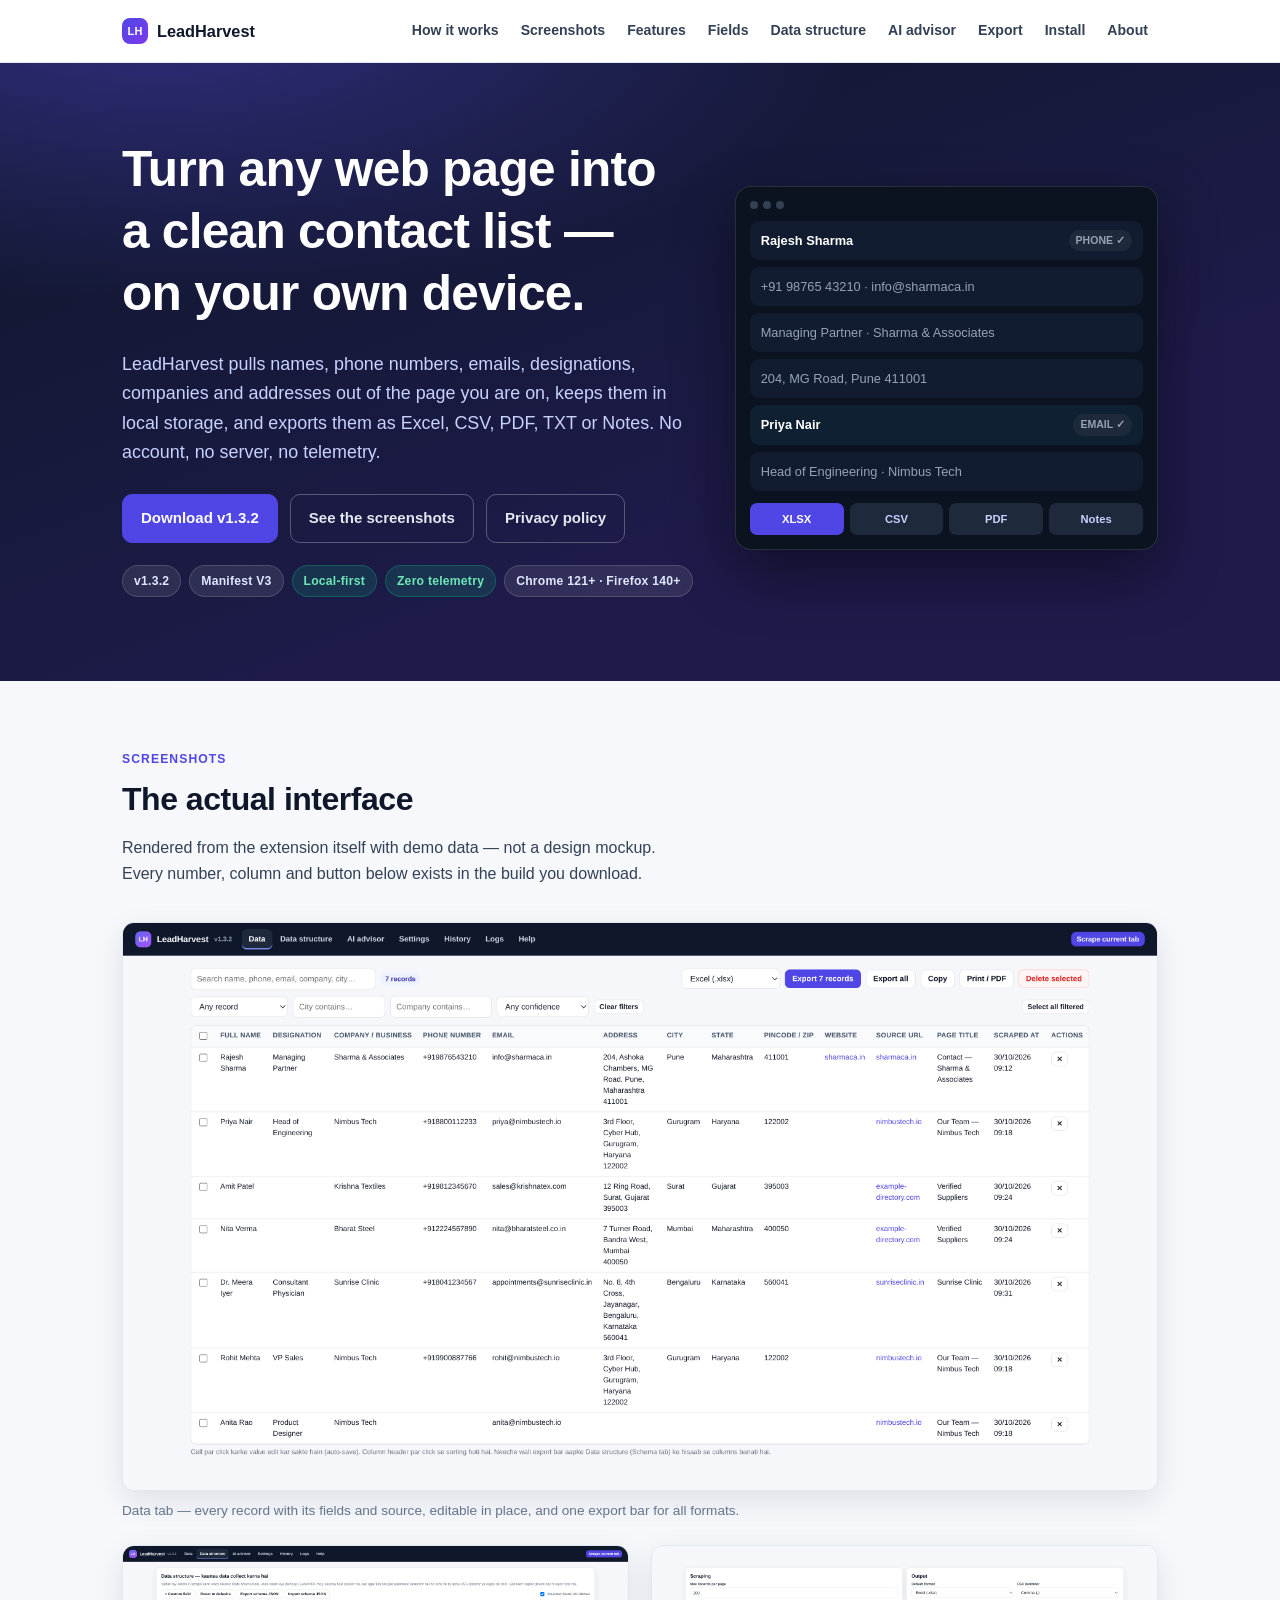
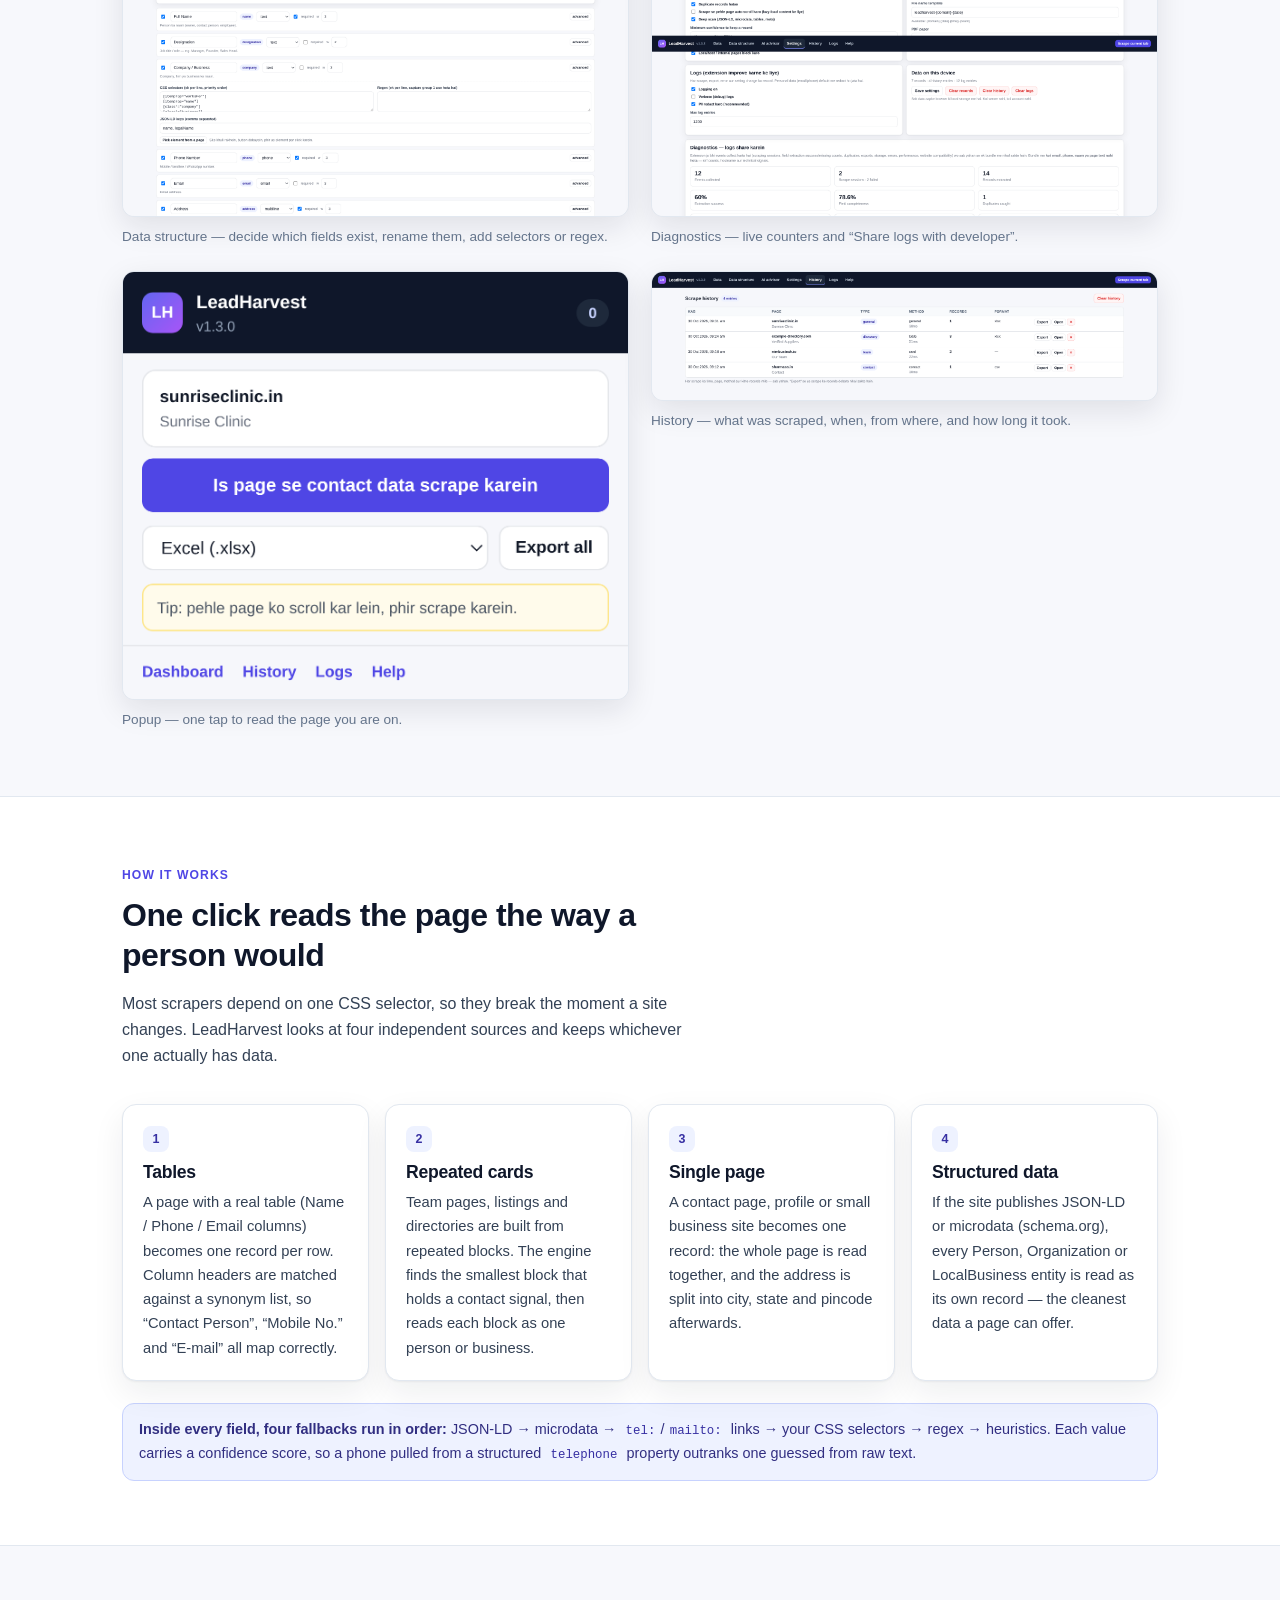
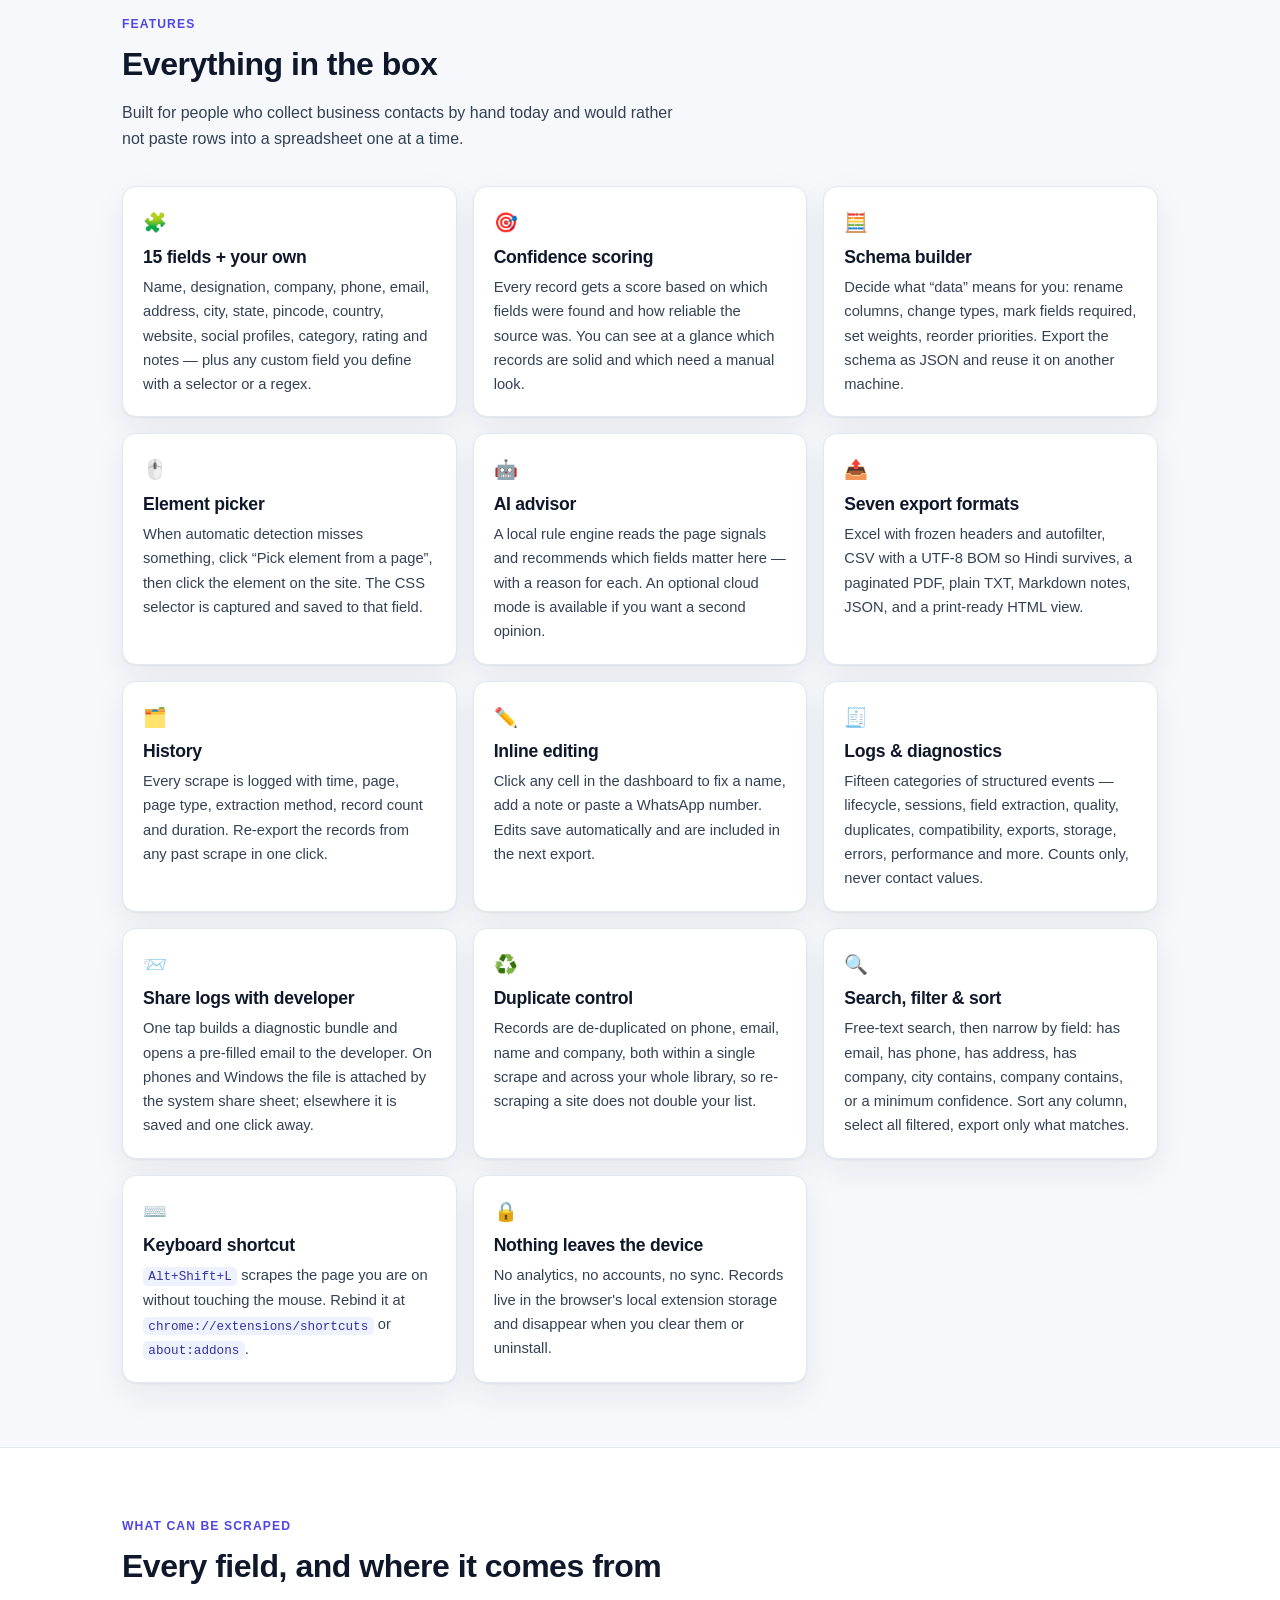
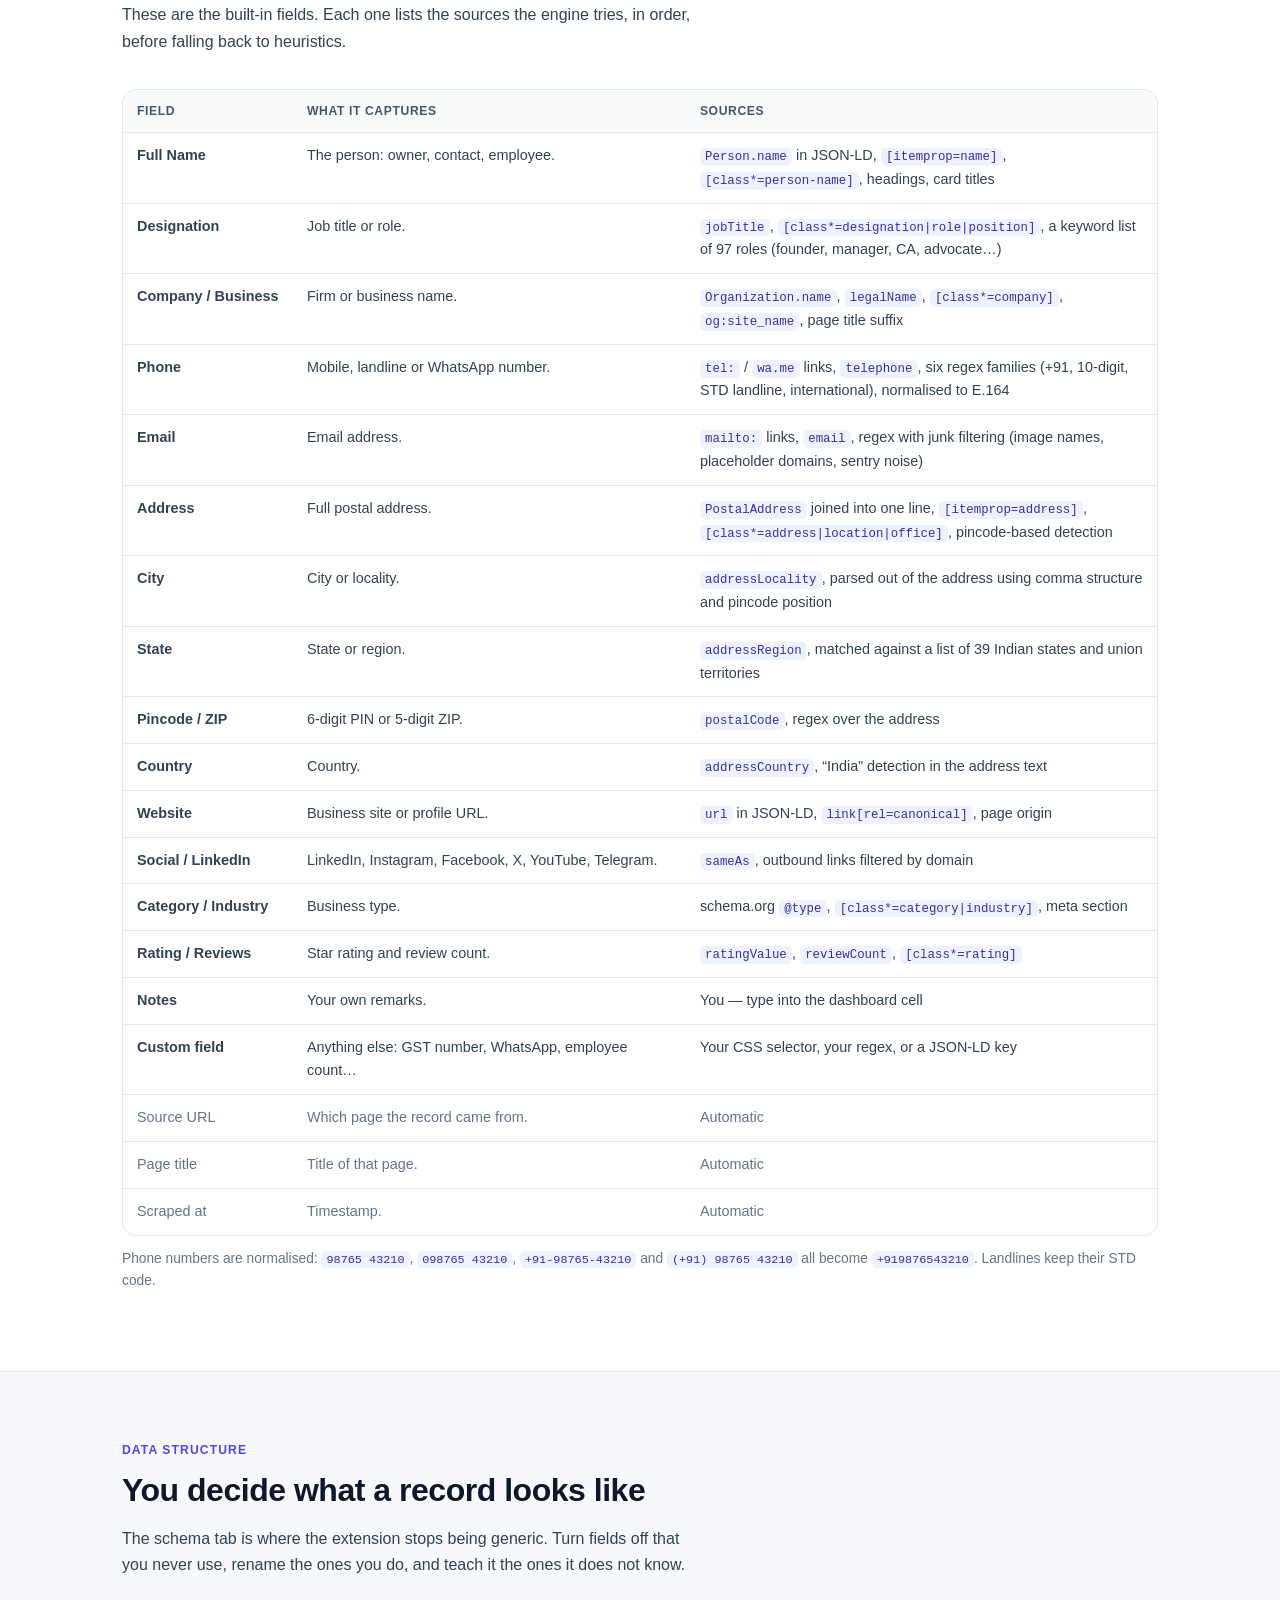
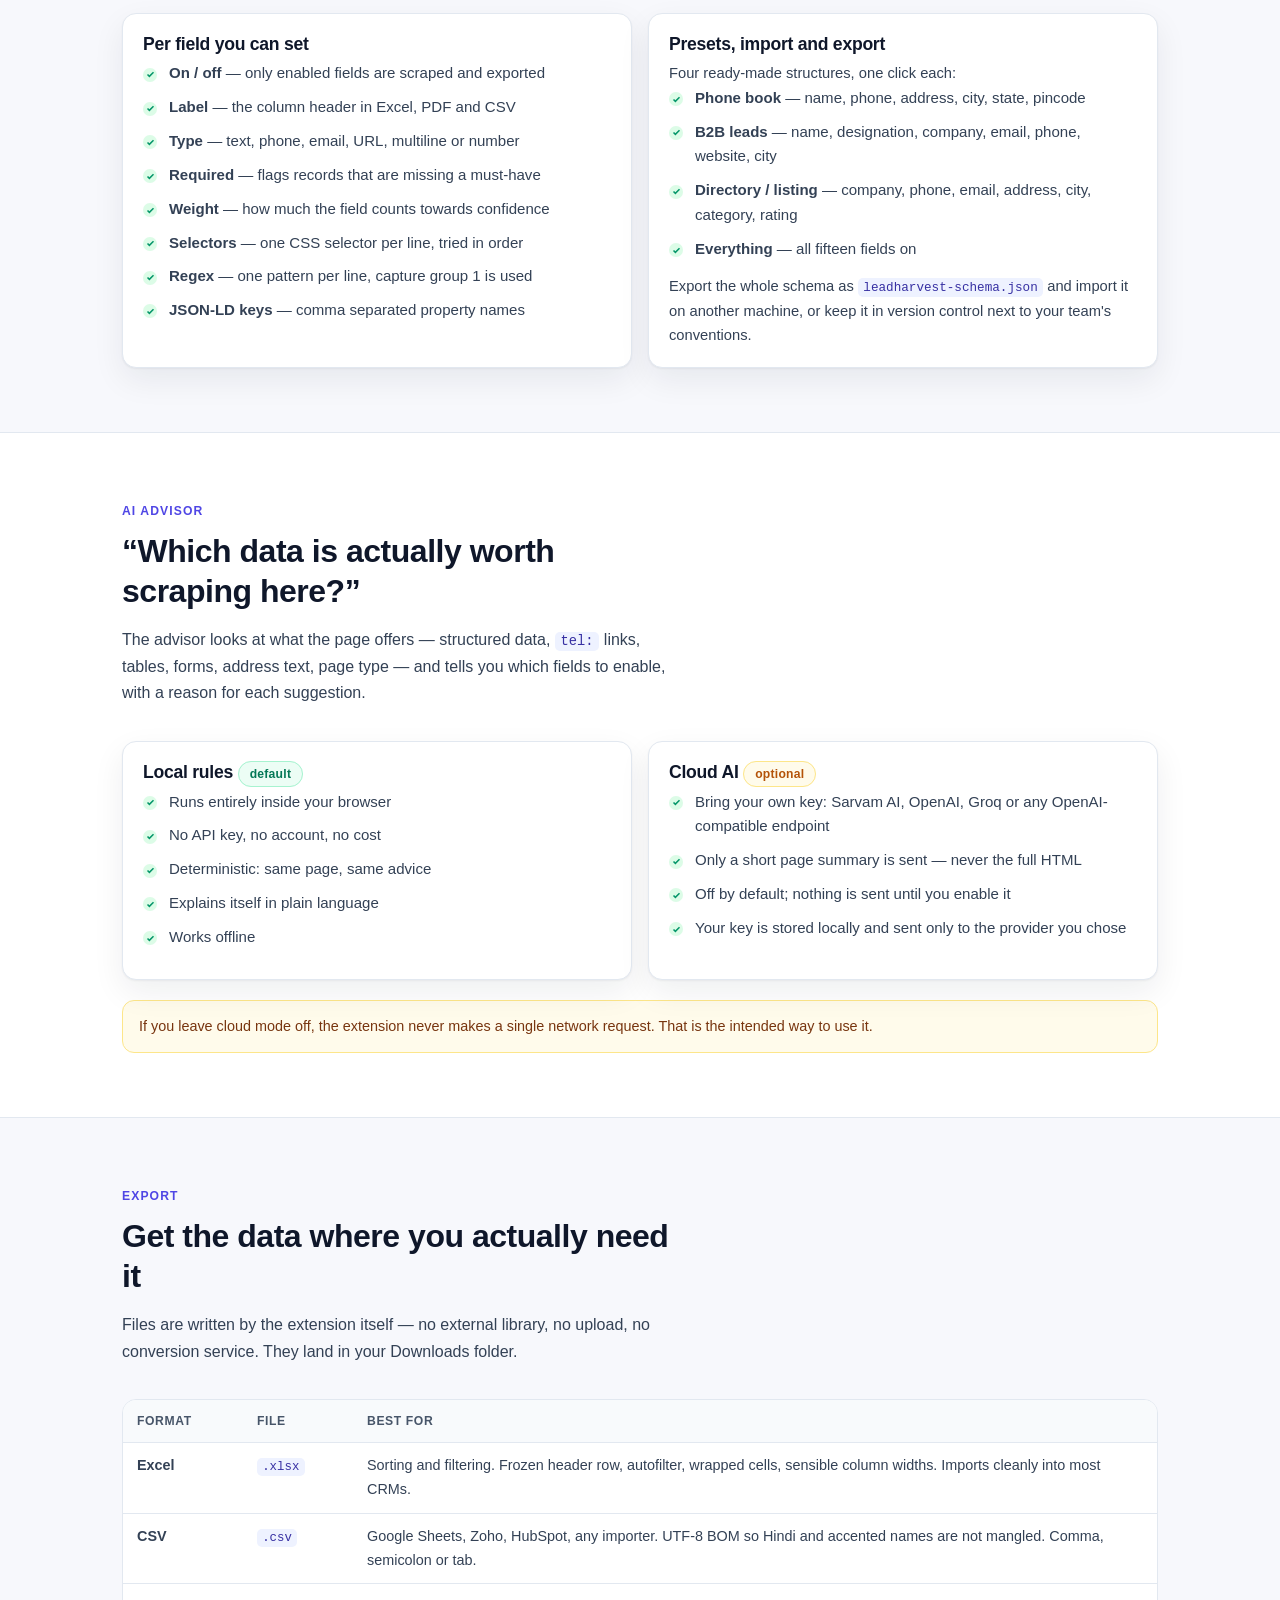
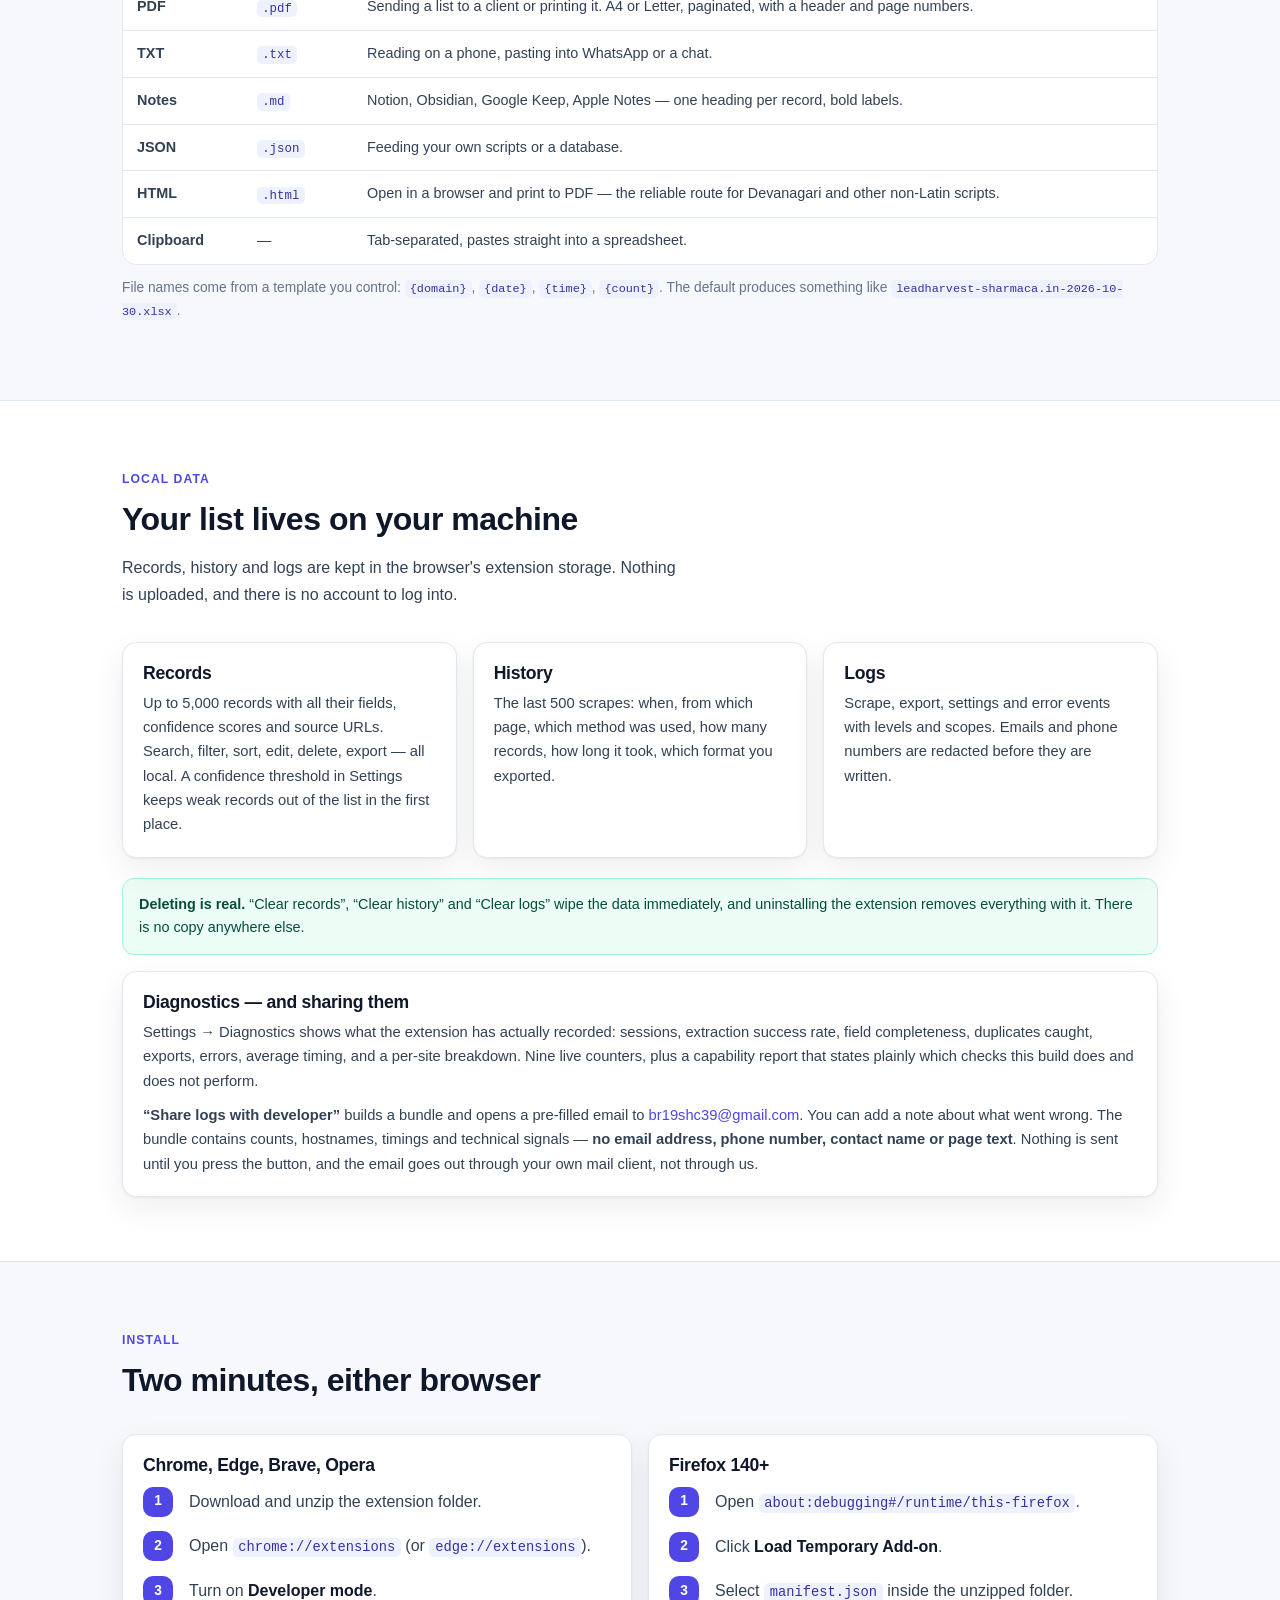
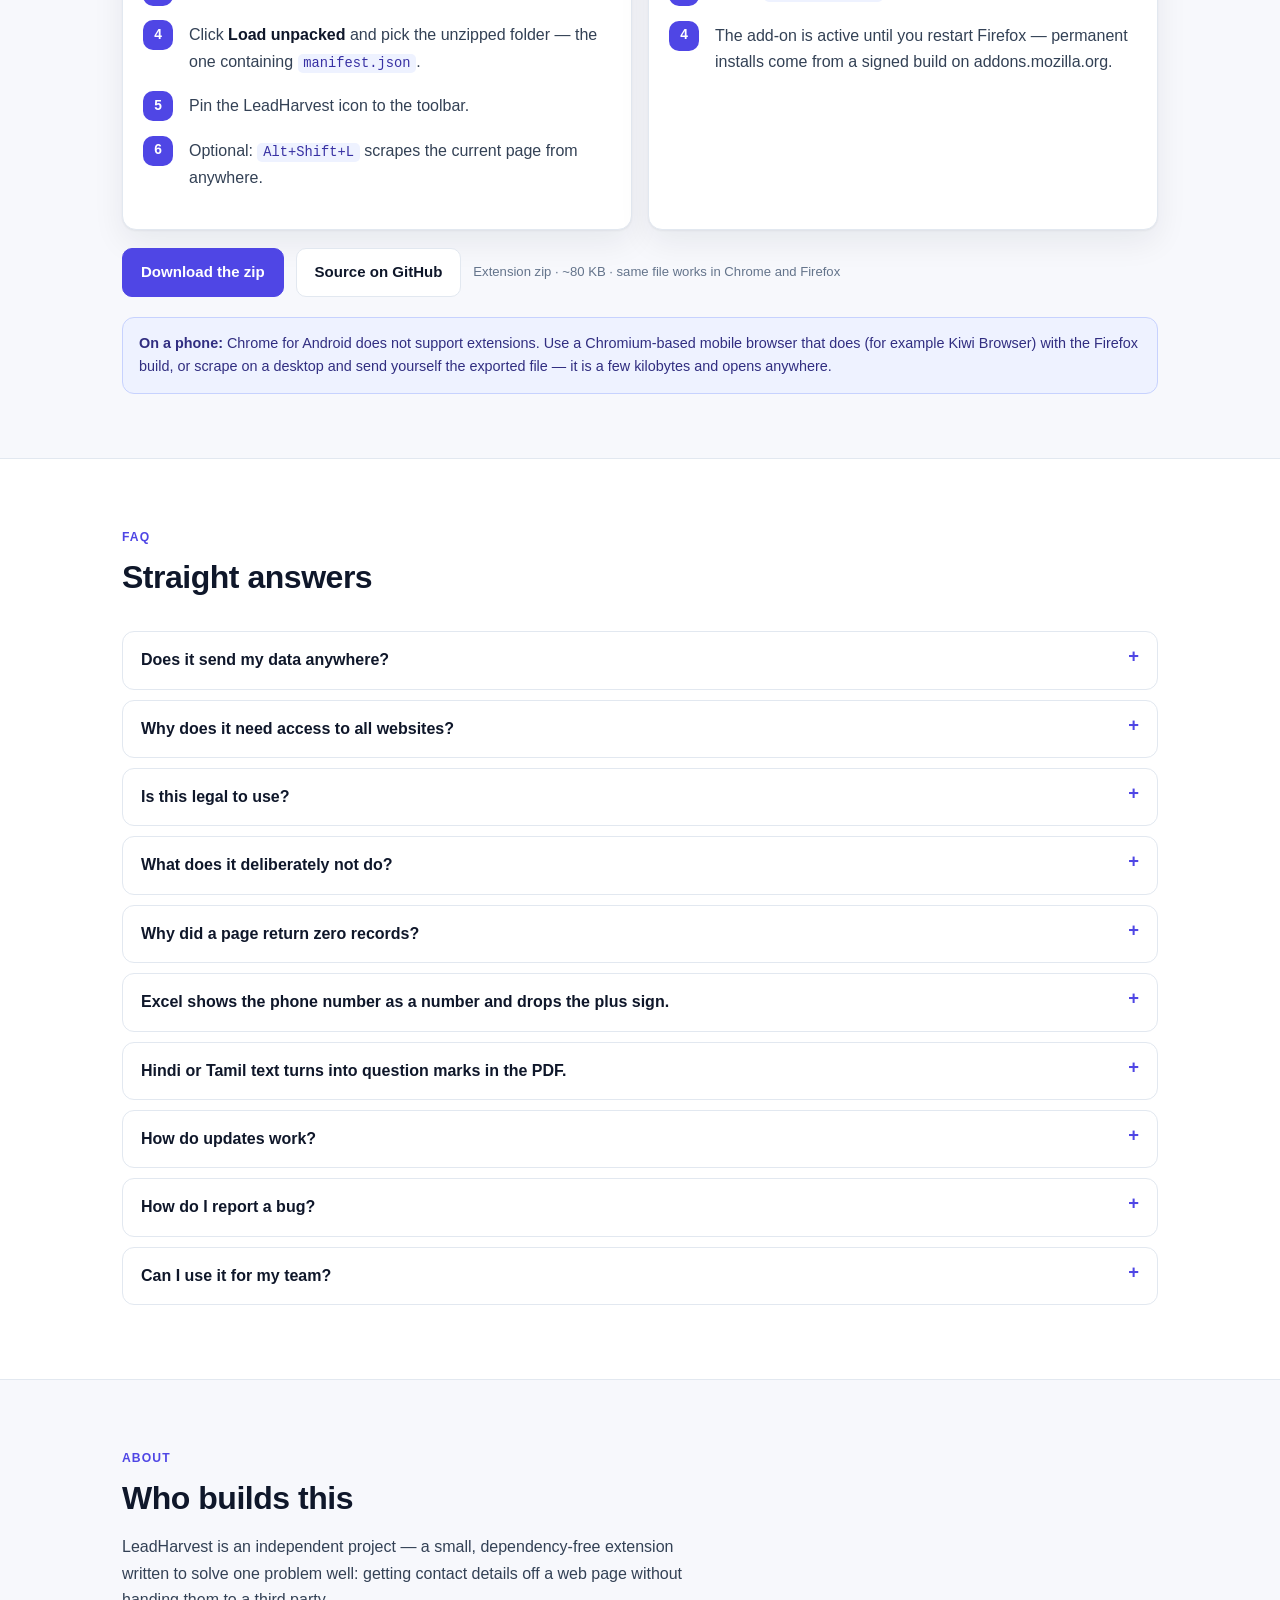
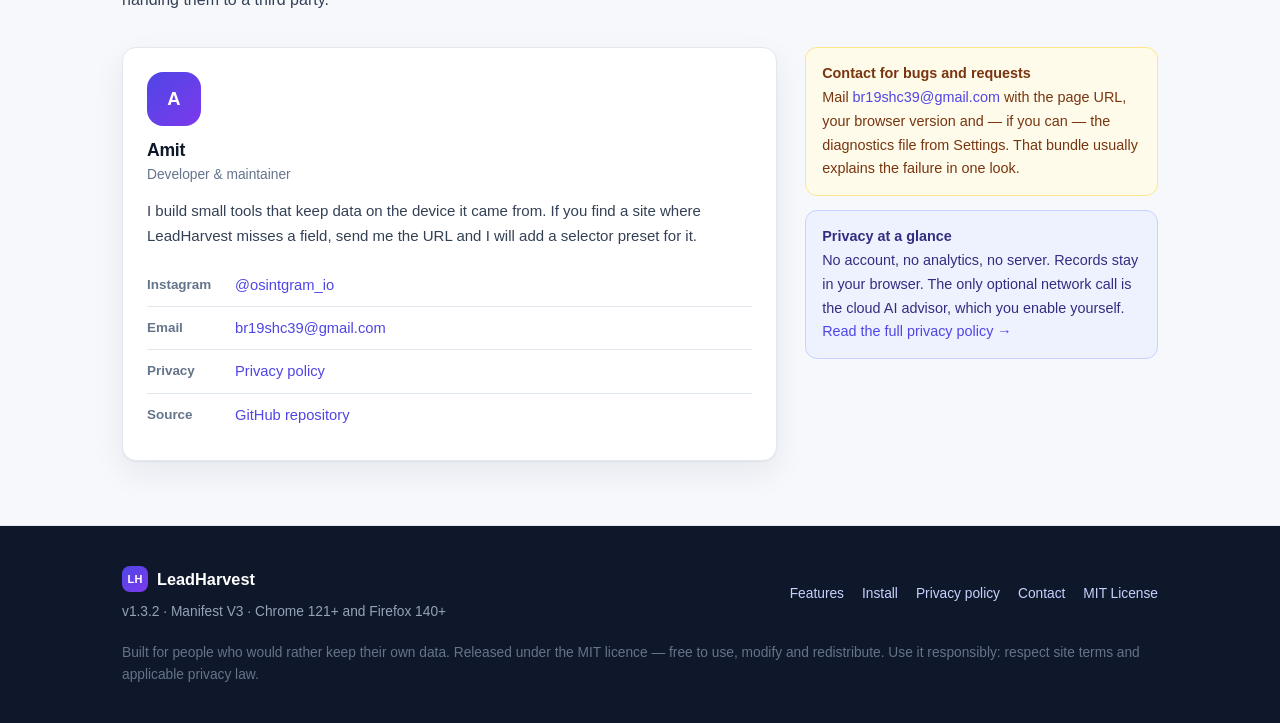
<file: docs/index.html>
<!doctype html>
<html lang="en">
<head>
<meta charset="utf-8">
<meta name="viewport" content="width=device-width,initial-scale=1">
<title>LeadHarvest — Website Data Collector for Chrome &amp; Firefox</title>
<meta name="description" content="LeadHarvest is a browser extension that extracts contact details (name, phone, email, designation, company, address) from any web page, stores them locally on your device, and exports them to Excel, CSV, PDF, TXT, JSON or Notes.">
<meta name="theme-color" content="#4f46e5">
<meta property="og:title" content="LeadHarvest — Website Data Collector">
<meta property="og:description" content="Scrape contact details from any page, structure them your way, export to Excel / PDF / CSV / Notes. Local-first, no account, no telemetry.">
<meta property="og:type" content="website">
<link rel="icon" href="data:image/svg+xml,%3Csvg xmlns='http://www.w3.org/2000/svg' viewBox='0 0 64 64'%3E%3Crect width='64' height='64' rx='15' fill='%234f46e5'/%3E%3Cpath d='M14 17h36L37 34v13l-10 6V34z' fill='white'/%3E%3C/svg%3E">
<link rel="stylesheet" href="assets/style.css">
</head>
<body>

<header class="nav">
  <div class="wrap">
    <a class="brand" href="#top"><span class="mark">LH</span> LeadHarvest</a>
    <nav>
      <a href="#how">How it works</a>
      <a href="#screens">Screenshots</a>
      <a href="#features">Features</a>
      <a href="#fields">Fields</a>
      <a href="#schema">Data structure</a>
      <a href="#ai">AI advisor</a>
      <a href="#export">Export</a>
      <a href="#install">Install</a>
      <a href="#about">About</a>
    </nav>
  </div>
</header>

<main id="top">

<!-- ============================ HERO ============================ -->
<section class="hero">
  <div class="wrap hero-grid">
    <div>
      <h1>Turn any web page into a clean contact list — on your own device.</h1>
      <p class="lead">LeadHarvest pulls names, phone numbers, emails, designations, companies and addresses out of the page you are on, keeps them in local storage, and exports them as Excel, CSV, PDF, TXT or Notes. No account, no server, no telemetry.</p>
      <div class="actions">
        <a class="btn primary" href="https://github.com/merry8989-uk/leadharvest/releases/latest" target="_blank" rel="noopener">Download v1.3.2</a>
        <a class="btn ghost" href="#screens">See the screenshots</a>
        <a class="btn ghost" href="privacy.html">Privacy policy</a>
      </div>
      <div class="meta">
        <span class="pill">v1.3.2</span>
        <span class="pill">Manifest V3</span>
        <span class="pill ok">Local-first</span>
        <span class="pill ok">Zero telemetry</span>
        <span class="pill">Chrome 121+ · Firefox 140+</span>
      </div>
    </div>

    <div class="demo" aria-hidden="true">
      <div class="bar"><span class="dot"></span><span class="dot"></span><span class="dot"></span></div>
      <div class="row"><b>Rajesh Sharma</b><span class="tag">PHONE ✓</span></div>
      <div class="row"><span>+91 98765 43210 · info@sharmaca.in</span></div>
      <div class="row"><span>Managing Partner · Sharma &amp; Associates</span></div>
      <div class="row"><span>204, MG Road, Pune 411001</span></div>
      <div class="row" style="background:#0f2033"><b>Priya Nair</b><span class="tag">EMAIL ✓</span></div>
      <div class="row"><span>Head of Engineering · Nimbus Tech</span></div>
      <div class="foot"><span class="on">XLSX</span><span>CSV</span><span>PDF</span><span>Notes</span></div>
    </div>
  </div>
</section>

<!-- ============================ SCREENSHOTS ============================ -->
<section class="block" id="screens">
  <div class="wrap">
    <div class="section-head">
      <span class="eyebrow">Screenshots</span>
      <h2>The actual interface</h2>
      <p>Rendered from the extension itself with demo data — not a design mockup. Every number, column and button below exists in the build you download.</p>
    </div>
    <div class="shots">
      <figure class="shot wide">
        <img src="assets/shot-dashboard-data.png" alt="LeadHarvest dashboard, Data tab, showing a table of scraped contacts" loading="lazy" width="1360" height="880">
        <figcaption>Data tab — every record with its fields and source, editable in place, and one export bar for all formats.</figcaption>
      </figure>
      <figure class="shot">
        <img src="assets/shot-dashboard-schema.png" alt="Data structure tab with field rows, selectors and regex" loading="lazy" width="1360" height="880">
        <figcaption>Data structure — decide which fields exist, rename them, add selectors or regex.</figcaption>
      </figure>
      <figure class="shot">
        <img src="assets/shot-dashboard-diagnostics.png" alt="Diagnostics panel with live counters and a share logs button" loading="lazy" width="1360" height="880">
        <figcaption>Diagnostics — live counters and “Share logs with developer”.</figcaption>
      </figure>
      <figure class="shot">
        <img src="assets/shot-popup.png" alt="Toolbar popup with a scrape button" loading="lazy" width="372" height="300">
        <figcaption>Popup — one tap to read the page you are on.</figcaption>
      </figure>
      <figure class="shot">
        <img src="assets/shot-dashboard-history.png" alt="History tab listing past scrapes" loading="lazy" width="1360" height="880">
        <figcaption>History — what was scraped, when, from where, and how long it took.</figcaption>
      </figure>
    </div>
  </div>
</section>

<!-- ============================ HOW IT WORKS ============================ -->
<section class="block" id="how">
  <div class="wrap">
    <div class="section-head">
      <span class="eyebrow">How it works</span>
      <h2>One click reads the page the way a person would</h2>
      <p>Most scrapers depend on one CSS selector, so they break the moment a site changes. LeadHarvest looks at four independent sources and keeps whichever one actually has data.</p>
    </div>
    <div class="grid c4">
      <div class="card">
        <span class="num">1</span>
        <h3>Tables</h3>
        <p>A page with a real table (Name / Phone / Email columns) becomes one record per row. Column headers are matched against a synonym list, so “Contact Person”, “Mobile No.” and “E-mail” all map correctly.</p>
      </div>
      <div class="card">
        <span class="num">2</span>
        <h3>Repeated cards</h3>
        <p>Team pages, listings and directories are built from repeated blocks. The engine finds the smallest block that holds a contact signal, then reads each block as one person or business.</p>
      </div>
      <div class="card">
        <span class="num">3</span>
        <h3>Single page</h3>
        <p>A contact page, profile or small business site becomes one record: the whole page is read together, and the address is split into city, state and pincode afterwards.</p>
      </div>
      <div class="card">
        <span class="num">4</span>
        <h3>Structured data</h3>
        <p>If the site publishes JSON-LD or microdata (schema.org), every Person, Organization or LocalBusiness entity is read as its own record — the cleanest data a page can offer.</p>
      </div>
    </div>

    <div class="note blue" style="margin-top:22px">
      <b>Inside every field, four fallbacks run in order:</b>
      JSON-LD → microdata → <code>tel:</code>/<code>mailto:</code> links → your CSS selectors → regex → heuristics.
      Each value carries a confidence score, so a phone pulled from a structured <code>telephone</code> property outranks one guessed from raw text.
    </div>
  </div>
</section>

<!-- ============================ FEATURES ============================ -->
<section class="block" id="features">
  <div class="wrap">
    <div class="section-head">
      <span class="eyebrow">Features</span>
      <h2>Everything in the box</h2>
      <p>Built for people who collect business contacts by hand today and would rather not paste rows into a spreadsheet one at a time.</p>
    </div>
    <div class="grid c3">

      <div class="card">
        <span class="ico">🧩</span>
        <h3>15 fields + your own</h3>
        <p>Name, designation, company, phone, email, address, city, state, pincode, country, website, social profiles, category, rating and notes — plus any custom field you define with a selector or a regex.</p>
      </div>

      <div class="card">
        <span class="ico">🎯</span>
        <h3>Confidence scoring</h3>
        <p>Every record gets a score based on which fields were found and how reliable the source was. You can see at a glance which records are solid and which need a manual look.</p>
      </div>

      <div class="card">
        <span class="ico">🧮</span>
        <h3>Schema builder</h3>
        <p>Decide what “data” means for you: rename columns, change types, mark fields required, set weights, reorder priorities. Export the schema as JSON and reuse it on another machine.</p>
      </div>

      <div class="card">
        <span class="ico">🖱️</span>
        <h3>Element picker</h3>
        <p>When automatic detection misses something, click “Pick element from a page”, then click the element on the site. The CSS selector is captured and saved to that field.</p>
      </div>

      <div class="card">
        <span class="ico">🤖</span>
        <h3>AI advisor</h3>
        <p>A local rule engine reads the page signals and recommends which fields matter here — with a reason for each. An optional cloud mode is available if you want a second opinion.</p>
      </div>

      <div class="card">
        <span class="ico">📤</span>
        <h3>Seven export formats</h3>
        <p>Excel with frozen headers and autofilter, CSV with a UTF-8 BOM so Hindi survives, a paginated PDF, plain TXT, Markdown notes, JSON, and a print-ready HTML view.</p>
      </div>

      <div class="card">
        <span class="ico">🗂️</span>
        <h3>History</h3>
        <p>Every scrape is logged with time, page, page type, extraction method, record count and duration. Re-export the records from any past scrape in one click.</p>
      </div>

      <div class="card">
        <span class="ico">✏️</span>
        <h3>Inline editing</h3>
        <p>Click any cell in the dashboard to fix a name, add a note or paste a WhatsApp number. Edits save automatically and are included in the next export.</p>
      </div>

      <div class="card">
        <span class="ico">🧾</span>
        <h3>Logs &amp; diagnostics</h3>
        <p>Fifteen categories of structured events — lifecycle, sessions, field extraction, quality, duplicates, compatibility, exports, storage, errors, performance and more. Counts only, never contact values.</p>
      </div>

      <div class="card">
        <span class="ico">📨</span>
        <h3>Share logs with developer</h3>
        <p>One tap builds a diagnostic bundle and opens a pre-filled email to the developer. On phones and Windows the file is attached by the system share sheet; elsewhere it is saved and one click away.</p>
      </div>

      <div class="card">
        <span class="ico">♻️</span>
        <h3>Duplicate control</h3>
        <p>Records are de-duplicated on phone, email, name and company, both within a single scrape and across your whole library, so re-scraping a site does not double your list.</p>
      </div>

      <div class="card">
        <span class="ico">🔍</span>
        <h3>Search, filter &amp; sort</h3>
        <p>Free-text search, then narrow by field: has email, has phone, has address, has company, city contains, company contains, or a minimum confidence. Sort any column, select all filtered, export only what matches.</p>
      </div>

      <div class="card">
        <span class="ico">⌨️</span>
        <h3>Keyboard shortcut</h3>
        <p><code>Alt+Shift+L</code> scrapes the page you are on without touching the mouse. Rebind it at <code>chrome://extensions/shortcuts</code> or <code>about:addons</code>.</p>
      </div>

      <div class="card">
        <span class="ico">🔒</span>
        <h3>Nothing leaves the device</h3>
        <p>No analytics, no accounts, no sync. Records live in the browser's local extension storage and disappear when you clear them or uninstall.</p>
      </div>

    </div>
  </div>
</section>

<!-- ============================ FIELDS ============================ -->
<section class="block" id="fields">
  <div class="wrap">
    <div class="section-head">
      <span class="eyebrow">What can be scraped</span>
      <h2>Every field, and where it comes from</h2>
      <p>These are the built-in fields. Each one lists the sources the engine tries, in order, before falling back to heuristics.</p>
    </div>
    <div class="tablewrap">
      <table>
        <thead><tr><th style="width:170px">Field</th><th style="width:38%">What it captures</th><th>Sources</th></tr></thead>
        <tbody>
          <tr><td><b>Full Name</b></td><td>The person: owner, contact, employee.</td><td><code>Person.name</code> in JSON-LD, <code>[itemprop=name]</code>, <code>[class*=person-name]</code>, headings, card titles</td></tr>
          <tr><td><b>Designation</b></td><td>Job title or role.</td><td><code>jobTitle</code>, <code>[class*=designation|role|position]</code>, a keyword list of 97 roles (founder, manager, CA, advocate…)</td></tr>
          <tr><td><b>Company / Business</b></td><td>Firm or business name.</td><td><code>Organization.name</code>, <code>legalName</code>, <code>[class*=company]</code>, <code>og:site_name</code>, page title suffix</td></tr>
          <tr><td><b>Phone</b></td><td>Mobile, landline or WhatsApp number.</td><td><code>tel:</code> / <code>wa.me</code> links, <code>telephone</code>, six regex families (+91, 10-digit, STD landline, international), normalised to E.164</td></tr>
          <tr><td><b>Email</b></td><td>Email address.</td><td><code>mailto:</code> links, <code>email</code>, regex with junk filtering (image names, placeholder domains, sentry noise)</td></tr>
          <tr><td><b>Address</b></td><td>Full postal address.</td><td><code>PostalAddress</code> joined into one line, <code>[itemprop=address]</code>, <code>[class*=address|location|office]</code>, pincode-based detection</td></tr>
          <tr><td><b>City</b></td><td>City or locality.</td><td><code>addressLocality</code>, parsed out of the address using comma structure and pincode position</td></tr>
          <tr><td><b>State</b></td><td>State or region.</td><td><code>addressRegion</code>, matched against a list of 39 Indian states and union territories</td></tr>
          <tr><td><b>Pincode / ZIP</b></td><td>6-digit PIN or 5-digit ZIP.</td><td><code>postalCode</code>, regex over the address</td></tr>
          <tr><td><b>Country</b></td><td>Country.</td><td><code>addressCountry</code>, “India” detection in the address text</td></tr>
          <tr><td><b>Website</b></td><td>Business site or profile URL.</td><td><code>url</code> in JSON-LD, <code>link[rel=canonical]</code>, page origin</td></tr>
          <tr><td><b>Social / LinkedIn</b></td><td>LinkedIn, Instagram, Facebook, X, YouTube, Telegram.</td><td><code>sameAs</code>, outbound links filtered by domain</td></tr>
          <tr><td><b>Category / Industry</b></td><td>Business type.</td><td>schema.org <code>@type</code>, <code>[class*=category|industry]</code>, meta section</td></tr>
          <tr><td><b>Rating / Reviews</b></td><td>Star rating and review count.</td><td><code>ratingValue</code>, <code>reviewCount</code>, <code>[class*=rating]</code></td></tr>
          <tr><td><b>Notes</b></td><td>Your own remarks.</td><td>You — type into the dashboard cell</td></tr>
          <tr><td><b>Custom field</b></td><td>Anything else: GST number, WhatsApp, employee count…</td><td>Your CSS selector, your regex, or a JSON-LD key</td></tr>
          <tr><td class="muted">Source URL</td><td class="muted">Which page the record came from.</td><td class="muted">Automatic</td></tr>
          <tr><td class="muted">Page title</td><td class="muted">Title of that page.</td><td class="muted">Automatic</td></tr>
          <tr><td class="muted">Scraped at</td><td class="muted">Timestamp.</td><td class="muted">Automatic</td></tr>
        </tbody>
      </table>
    </div>
    <p class="small muted" style="margin-top:12px">Phone numbers are normalised: <code>98765 43210</code>, <code>098765 43210</code>, <code>+91-98765-43210</code> and <code>(+91) 98765 43210</code> all become <code>+919876543210</code>. Landlines keep their STD code.</p>
  </div>
</section>

<!-- ============================ SCHEMA ============================ -->
<section class="block" id="schema">
  <div class="wrap">
    <div class="section-head">
      <span class="eyebrow">Data structure</span>
      <h2>You decide what a record looks like</h2>
      <p>The schema tab is where the extension stops being generic. Turn fields off that you never use, rename the ones you do, and teach it the ones it does not know.</p>
    </div>
    <div class="grid c2">
      <div class="card">
        <h3>Per field you can set</h3>
        <ul class="ticks">
          <li><b>On / off</b> — only enabled fields are scraped and exported</li>
          <li><b>Label</b> — the column header in Excel, PDF and CSV</li>
          <li><b>Type</b> — text, phone, email, URL, multiline or number</li>
          <li><b>Required</b> — flags records that are missing a must-have</li>
          <li><b>Weight</b> — how much the field counts towards confidence</li>
          <li><b>Selectors</b> — one CSS selector per line, tried in order</li>
          <li><b>Regex</b> — one pattern per line, capture group 1 is used</li>
          <li><b>JSON-LD keys</b> — comma separated property names</li>
        </ul>
      </div>
      <div class="card">
        <h3>Presets, import and export</h3>
        <p>Four ready-made structures, one click each:</p>
        <ul class="ticks">
          <li><b>Phone book</b> — name, phone, address, city, state, pincode</li>
          <li><b>B2B leads</b> — name, designation, company, email, phone, website, city</li>
          <li><b>Directory / listing</b> — company, phone, email, address, city, category, rating</li>
          <li><b>Everything</b> — all fifteen fields on</li>
        </ul>
        <p style="margin-top:12px">Export the whole schema as <code>leadharvest-schema.json</code> and import it on another machine, or keep it in version control next to your team's conventions.</p>
      </div>
    </div>
  </div>
</section>

<!-- ============================ AI ============================ -->
<section class="block" id="ai">
  <div class="wrap">
    <div class="section-head">
      <span class="eyebrow">AI advisor</span>
      <h2>“Which data is actually worth scraping here?”</h2>
      <p>The advisor looks at what the page offers — structured data, <code>tel:</code> links, tables, forms, address text, page type — and tells you which fields to enable, with a reason for each suggestion.</p>
    </div>
    <div class="grid c2">
      <div class="card">
        <h3>Local rules <span class="pill" style="background:#ecfdf5;color:#047857;border-color:#a7f3d0">default</span></h3>
        <ul class="ticks">
          <li>Runs entirely inside your browser</li>
          <li>No API key, no account, no cost</li>
          <li>Deterministic: same page, same advice</li>
          <li>Explains itself in plain language</li>
          <li>Works offline</li>
        </ul>
      </div>
      <div class="card">
        <h3>Cloud AI <span class="pill" style="background:#fffbeb;color:#b45309;border-color:#fde68a">optional</span></h3>
        <ul class="ticks">
          <li>Bring your own key: Sarvam AI, OpenAI, Groq or any OpenAI-compatible endpoint</li>
          <li>Only a short page summary is sent — never the full HTML</li>
          <li>Off by default; nothing is sent until you enable it</li>
          <li>Your key is stored locally and sent only to the provider you chose</li>
        </ul>
      </div>
    </div>
    <div class="note" style="margin-top:20px">
      If you leave cloud mode off, the extension never makes a single network request. That is the intended way to use it.
    </div>
  </div>
</section>

<!-- ============================ EXPORT ============================ -->
<section class="block" id="export">
  <div class="wrap">
    <div class="section-head">
      <span class="eyebrow">Export</span>
      <h2>Get the data where you actually need it</h2>
      <p>Files are written by the extension itself — no external library, no upload, no conversion service. They land in your Downloads folder.</p>
    </div>
    <div class="tablewrap">
      <table>
        <thead><tr><th style="width:120px">Format</th><th style="width:110px">File</th><th>Best for</th></tr></thead>
        <tbody>
          <tr><td><b>Excel</b></td><td><code>.xlsx</code></td><td>Sorting and filtering. Frozen header row, autofilter, wrapped cells, sensible column widths. Imports cleanly into most CRMs.</td></tr>
          <tr><td><b>CSV</b></td><td><code>.csv</code></td><td>Google Sheets, Zoho, HubSpot, any importer. UTF-8 BOM so Hindi and accented names are not mangled. Comma, semicolon or tab.</td></tr>
          <tr><td><b>PDF</b></td><td><code>.pdf</code></td><td>Sending a list to a client or printing it. A4 or Letter, paginated, with a header and page numbers.</td></tr>
          <tr><td><b>TXT</b></td><td><code>.txt</code></td><td>Reading on a phone, pasting into WhatsApp or a chat.</td></tr>
          <tr><td><b>Notes</b></td><td><code>.md</code></td><td>Notion, Obsidian, Google Keep, Apple Notes — one heading per record, bold labels.</td></tr>
          <tr><td><b>JSON</b></td><td><code>.json</code></td><td>Feeding your own scripts or a database.</td></tr>
          <tr><td><b>HTML</b></td><td><code>.html</code></td><td>Open in a browser and print to PDF — the reliable route for Devanagari and other non-Latin scripts.</td></tr>
          <tr><td><b>Clipboard</b></td><td>—</td><td>Tab-separated, pastes straight into a spreadsheet.</td></tr>
        </tbody>
      </table>
    </div>
    <p class="small muted" style="margin-top:12px">File names come from a template you control: <code>{domain}</code>, <code>{date}</code>, <code>{time}</code>, <code>{count}</code>. The default produces something like <code>leadharvest-sharmaca.in-2026-10-30.xlsx</code>.</p>
  </div>
</section>

<!-- ============================ DATA ============================ -->
<section class="block" id="data">
  <div class="wrap">
    <div class="section-head">
      <span class="eyebrow">Local data</span>
      <h2>Your list lives on your machine</h2>
      <p>Records, history and logs are kept in the browser's extension storage. Nothing is uploaded, and there is no account to log into.</p>
    </div>
    <div class="grid c3">
      <div class="card">
        <h3>Records</h3>
        <p>Up to 5,000 records with all their fields, confidence scores and source URLs. Search, filter, sort, edit, delete, export — all local. A confidence threshold in Settings keeps weak records out of the list in the first place.</p>
      </div>
      <div class="card">
        <h3>History</h3>
        <p>The last 500 scrapes: when, from which page, which method was used, how many records, how long it took, which format you exported.</p>
      </div>
      <div class="card">
        <h3>Logs</h3>
        <p>Scrape, export, settings and error events with levels and scopes. Emails and phone numbers are redacted before they are written.</p>
      </div>
    </div>
    <div class="note green" style="margin-top:20px">
      <b>Deleting is real.</b> “Clear records”, “Clear history” and “Clear logs” wipe the data immediately, and uninstalling the extension removes everything with it. There is no copy anywhere else.
    </div>

    <div class="card" style="margin-top:16px">
      <h3>Diagnostics — and sharing them</h3>
      <p>Settings → Diagnostics shows what the extension has actually recorded: sessions, extraction success rate, field completeness, duplicates caught, exports, errors, average timing, and a per-site breakdown. Nine live counters, plus a capability report that states plainly which checks this build does and does not perform.</p>
      <p style="margin-top:10px"><b>“Share logs with developer”</b> builds a bundle and opens a pre-filled email to <a href="mailto:br19shc39@gmail.com">br19shc39@gmail.com</a>. You can add a note about what went wrong. The bundle contains counts, hostnames, timings and technical signals — <b>no email address, phone number, contact name or page text</b>. Nothing is sent until you press the button, and the email goes out through your own mail client, not through us.</p>
    </div>
  </div>
</section>

<!-- ============================ INSTALL ============================ -->
<section class="block" id="install">
  <div class="wrap">
    <div class="section-head">
      <span class="eyebrow">Install</span>
      <h2>Two minutes, either browser</h2>
    </div>
    <div class="grid c2">
      <div class="card">
        <h3>Chrome, Edge, Brave, Opera</h3>
        <ol class="steps" style="margin-top:12px">
          <li>Download and unzip the extension folder.</li>
          <li>Open <code>chrome://extensions</code> (or <code>edge://extensions</code>).</li>
          <li>Turn on <b>Developer mode</b>.</li>
          <li>Click <b>Load unpacked</b> and pick the unzipped folder — the one containing <code>manifest.json</code>.</li>
          <li>Pin the LeadHarvest icon to the toolbar.</li>
          <li>Optional: <code>Alt+Shift+L</code> scrapes the current page from anywhere.</li>
        </ol>
      </div>
      <div class="card">
        <h3>Firefox 140+</h3>
        <ol class="steps" style="margin-top:12px">
          <li>Open <code>about:debugging#/runtime/this-firefox</code>.</li>
          <li>Click <b>Load Temporary Add-on</b>.</li>
          <li>Select <code>manifest.json</code> inside the unzipped folder.</li>
          <li>The add-on is active until you restart Firefox — permanent installs come from a signed build on addons.mozilla.org.</li>
        </ol>
      </div>
    </div>
    <div class="dl">
      <a class="btn primary" href="https://github.com/merry8989-uk/leadharvest/releases/latest" target="_blank" rel="noopener">Download the zip</a>
      <a class="btn" href="https://github.com/merry8989-uk/leadharvest" target="_blank" rel="noopener">Source on GitHub</a>
      <span class="note-inline">Extension zip · ~80 KB · same file works in Chrome and Firefox</span>
    </div>

    <div class="note blue" style="margin-top:20px">
      <b>On a phone:</b> Chrome for Android does not support extensions. Use a Chromium-based mobile browser that does (for example Kiwi Browser) with the Firefox build, or scrape on a desktop and send yourself the exported file — it is a few kilobytes and opens anywhere.
    </div>
  </div>
</section>

<!-- ============================ FAQ ============================ -->
<section class="block" id="faq">
  <div class="wrap">
    <div class="section-head">
      <span class="eyebrow">FAQ</span>
      <h2>Straight answers</h2>
    </div>

    <details>
      <summary>Does it send my data anywhere?</summary>
      <div class="inner"><p>No. Scraping, parsing, storage and file generation all happen inside your browser. The only network request the code can make is the optional cloud-AI advisor, which stays disabled unless you add your own API key and switch it on.</p></div>
    </details>

    <details>
      <summary>Why does it need access to all websites?</summary>
      <div class="inner"><p>Because you point it at whatever page you are reading, and that could be any site. The extractor is not injected into pages automatically — the manifest declares no content scripts, and the code is injected only at the moment you click scrape. If you prefer, you can restrict the extension's site access in your browser's extension settings.</p></div>
    </details>

    <details>
      <summary>Is this legal to use?</summary>
      <div class="inner"><p>Scraping publicly visible pages is widely done, but the rules depend on the site and the jurisdiction. Check the site's terms of service and <code>robots.txt</code>, collect only what you actually need, and remember that contact details are personal data — in India the DPDP Act 2023 gives people rights over it, including deletion. The extension is a tool; how you use it is your call.</p></div>
    </details>

    <details>
      <summary>What does it deliberately not do?</summary>
      <div class="inner"><p>No crawling across many pages on its own, no logging into sites, no bypassing paywalls or captchas, no bulk email or WhatsApp sending, and no uploading to a cloud of ours. It reads one page you are looking at, when you ask it to.</p></div>
    </details>

    <details>
      <summary>Why did a page return zero records?</summary>
      <div class="inner"><p>Usually one of three things: the page loads its content on scroll (turn on “auto-scroll before scraping”, or scroll manually first), the contact details are inside an image, or the site hides them behind a form. Opening the individual detail or contact page and scraping that usually works.</p></div>
    </details>

    <details>
      <summary>Excel shows the phone number as a number and drops the plus sign.</summary>
      <div class="inner"><p>Phone numbers and pincodes are exported as text on purpose, so leading zeros survive. If your spreadsheet app still reformats them, set that column to “Text” before importing.</p></div>
    </details>

    <details>
      <summary>Hindi or Tamil text turns into question marks in the PDF.</summary>
      <div class="inner"><p>The built-in PDF writer uses the standard PDF fonts, which only cover Latin script. For Indic scripts, export as HTML and print to PDF from the browser, or use the “Print / PDF” button — the browser has the right fonts.</p></div>
    </details>

    <details>
      <summary>How do updates work?</summary>
      <div class="inner"><p>Install from addons.mozilla.org and Firefox keeps the add-on up to date by itself — no setting to change. For self-hosted installs the package carries an <code>update_url</code> that points at a published update manifest, and Firefox checks it once a day.</p></div>
    </details>

    <details>
      <summary>How do I report a bug?</summary>
      <div class="inner"><p>Open the dashboard → <b>Settings → Diagnostics</b>, type one line about what went wrong (which site, which field), and press <b>Share logs with developer</b>. A bundle is generated and your mail client opens pre-filled to br19shc39@gmail.com. The bundle has counts and hostnames only — never the contacts you scraped.</p></div>
    </details>

    <details>
      <summary>Can I use it for my team?</summary>
      <div class="inner"><p>Yes, but there is no sync: each browser keeps its own local list. Share the exported Excel file, or share a schema JSON so everyone collects the same fields.</p></div>
    </details>
  </div>
</section>

<!-- ============================ ABOUT ============================ -->
<section class="block" id="about">
  <div class="wrap">
    <div class="section-head">
      <span class="eyebrow">About</span>
      <h2>Who builds this</h2>
      <p>LeadHarvest is an independent project — a small, dependency-free extension written to solve one problem well: getting contact details off a web page without handing them to a third party.</p>
    </div>

    <div class="about">
      <div>
        <div class="creator">
          <div class="avatar">A</div>
          <h3 style="margin-bottom:2px">Amit</h3>
          <p class="small muted" style="margin-bottom:12px">Developer &amp; maintainer</p>
          <p style="font-size:.94rem">I build small tools that keep data on the device it came from. If you find a site where LeadHarvest misses a field, send me the URL and I will add a selector preset for it.</p>
          <ul class="linklist">
            <li>
              <span class="lbl">Instagram</span>
              <a href="https://www.instagram.com/osintgram_io/" target="_blank" rel="noopener me">@osintgram_io</a>
            </li>
            <li>
              <span class="lbl">Email</span>
              <a href="mailto:br19shc39@gmail.com">br19shc39@gmail.com</a>
            </li>
            <li>
              <span class="lbl">Privacy</span>
              <a href="privacy.html">Privacy policy</a>
            </li>
            <li>
              <span class="lbl">Source</span>
              <a href="https://github.com/merry8989-uk/leadharvest" target="_blank" rel="noopener">GitHub repository</a>
            </li>
          </ul>
        </div>
      </div>
      <div>
        <div class="note">
          <b>Contact for bugs and requests</b><br>
          Mail <a href="mailto:br19shc39@gmail.com">br19shc39@gmail.com</a> with the page URL, your browser version and — if you can — the diagnostics file from Settings. That bundle usually explains the failure in one look.
        </div>
        <div class="note blue" style="margin-top:14px">
          <b>Privacy at a glance</b><br>
          No account, no analytics, no server. Records stay in your browser. The only optional network call is the cloud AI advisor, which you enable yourself.
          <br><a href="privacy.html">Read the full privacy policy →</a>
        </div>
      </div>
    </div>
  </div>
</section>

</main>

<footer>
  <div class="wrap frow">
    <div>
      <a class="brand" href="#top" style="color:#fff"><span class="mark">LH</span> LeadHarvest</a>
      <div class="small" style="margin-top:8px">v1.3.2 · Manifest V3 · Chrome 121+ and Firefox 140+</div>
    </div>
    <div class="small" style="display:flex;gap:18px;flex-wrap:wrap">
      <a href="#features">Features</a>
      <a href="#install">Install</a>
      <a href="privacy.html">Privacy policy</a>
      <a href="mailto:br19shc39@gmail.com">Contact</a>
      <a href="https://github.com/merry8989-uk/leadharvest/blob/main/LICENSE" target="_blank" rel="noopener">MIT License</a>
    </div>
  </div>
  <div class="wrap small" style="margin-top:18px;color:#64748b">Built for people who would rather keep their own data. Released under the MIT licence — free to use, modify and redistribute. Use it responsibly: respect site terms and applicable privacy law.</div>
</footer>

</body>
</html>
</file>
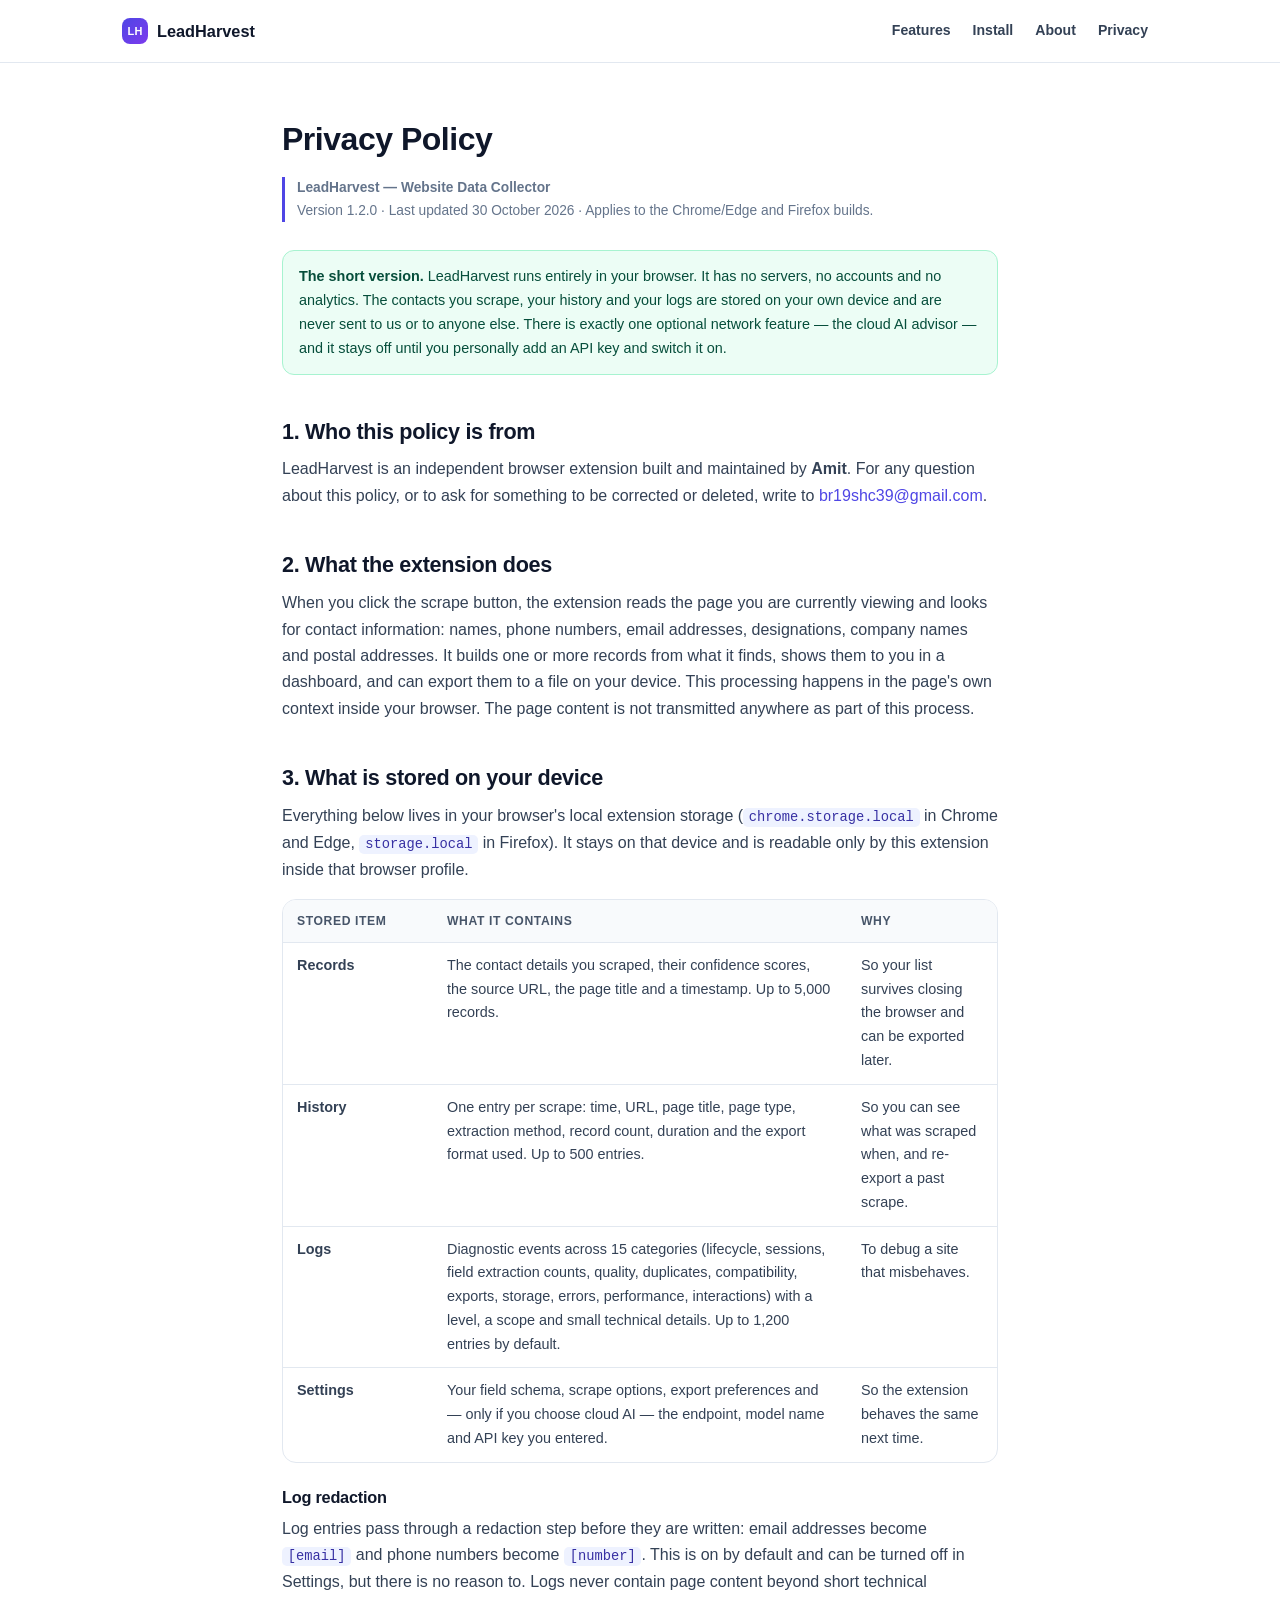
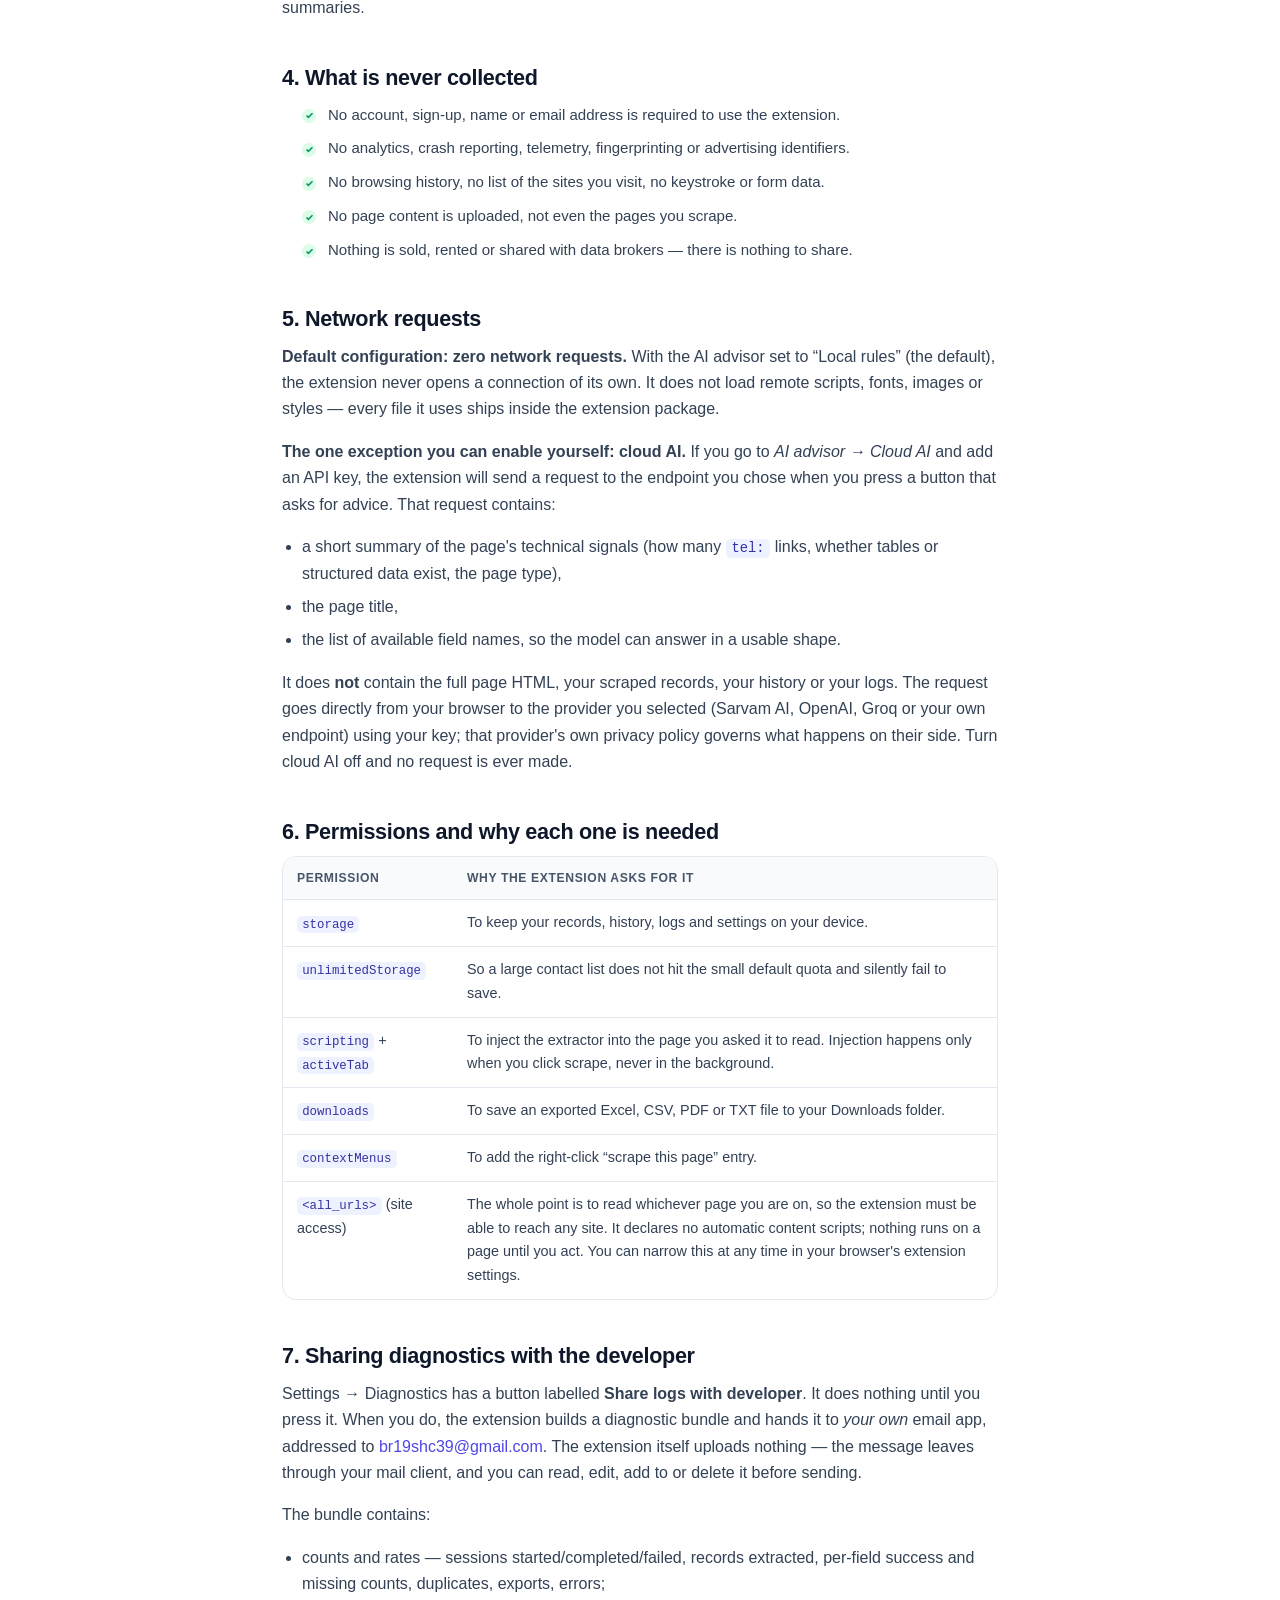
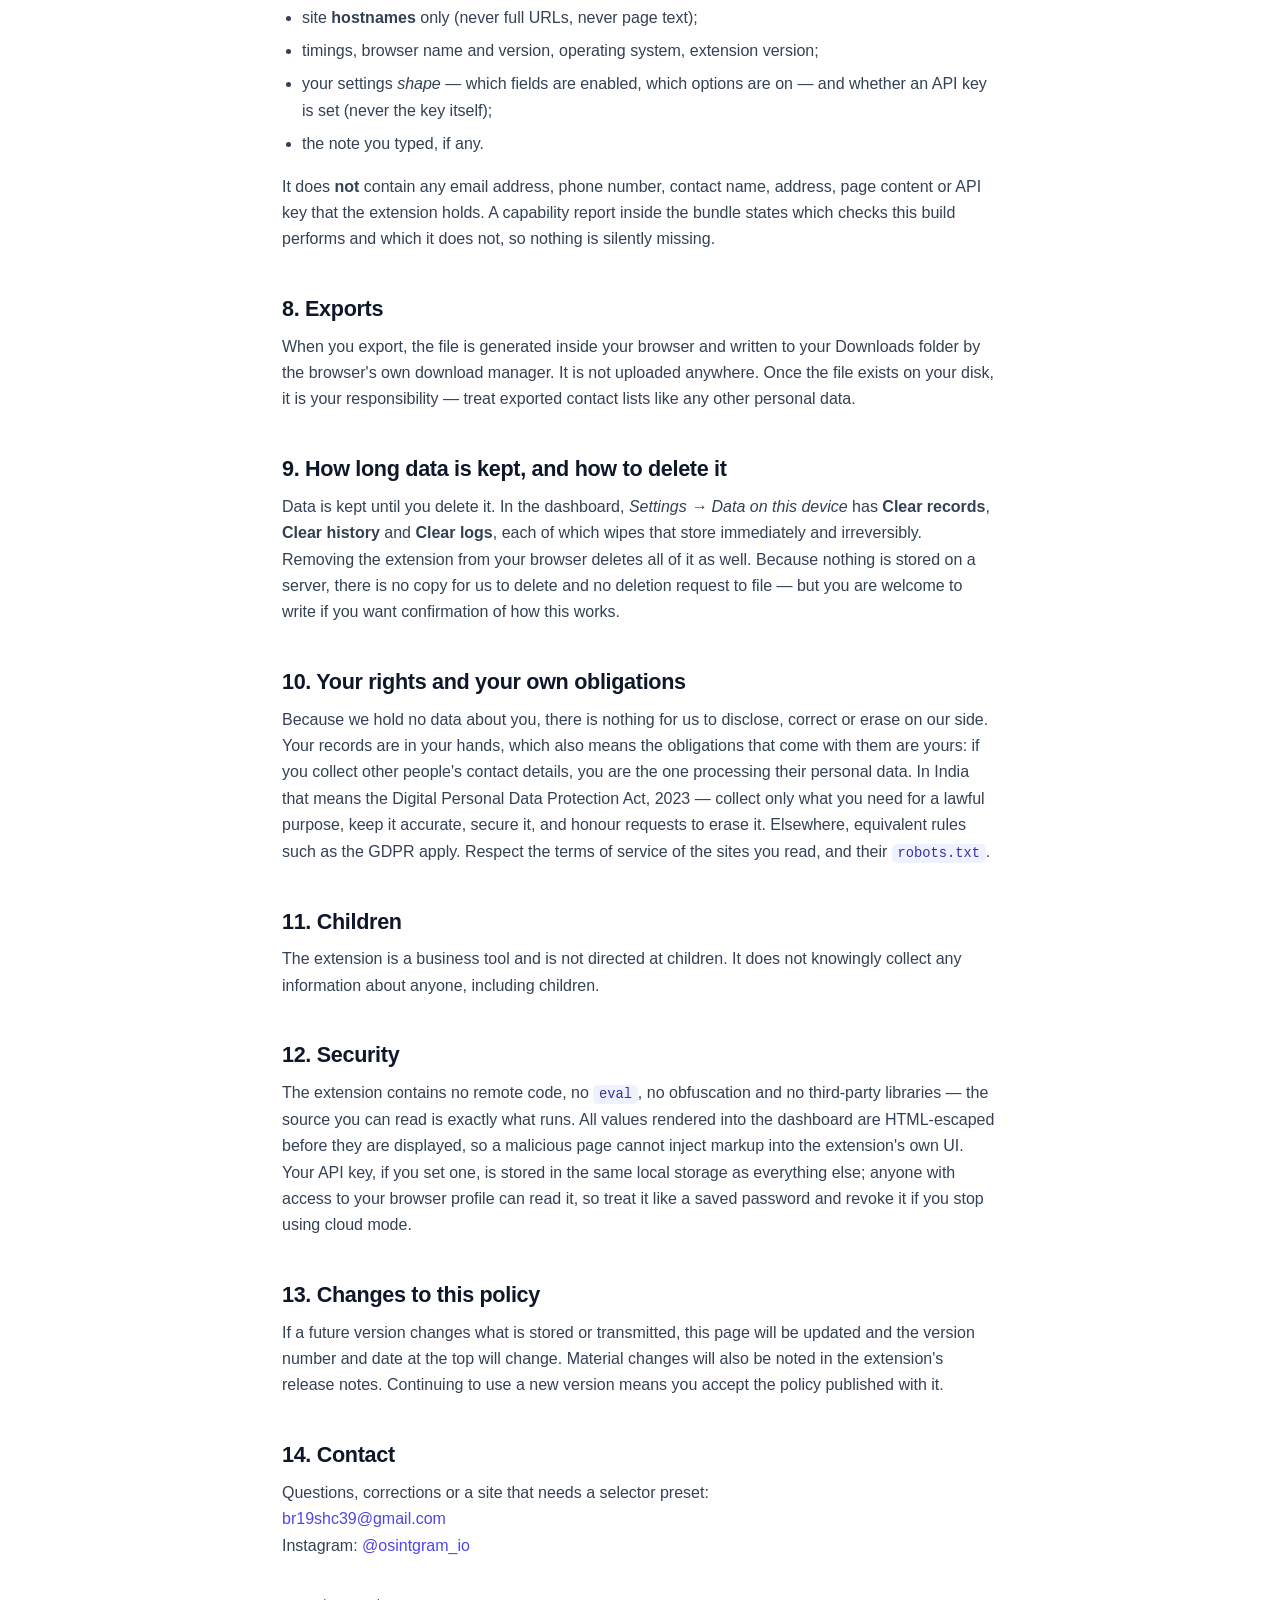
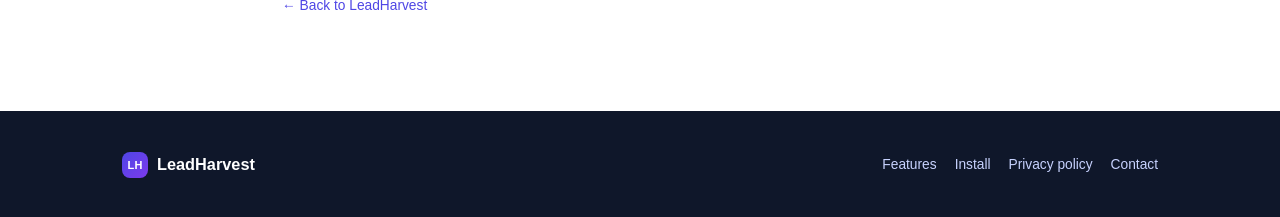
<file: docs/privacy.html>
<!doctype html>
<html lang="en">
<head>
<meta charset="utf-8">
<meta name="viewport" content="width=device-width,initial-scale=1">
<title>Privacy Policy — LeadHarvest</title>
<meta name="description" content="LeadHarvest privacy policy: what the extension stores on your device, what it never collects, and the single optional network request you can enable yourself.">
<meta name="theme-color" content="#4f46e5">
<link rel="icon" href="data:image/svg+xml,%3Csvg xmlns='http://www.w3.org/2000/svg' viewBox='0 0 64 64'%3E%3Crect width='64' height='64' rx='15' fill='%234f46e5'/%3E%3Cpath d='M14 17h36L37 34v13l-10 6V34z' fill='white'/%3E%3C/svg%3E">
<link rel="stylesheet" href="assets/style.css">
</head>
<body>

<header class="nav">
  <div class="wrap">
    <a class="brand" href="index.html"><span class="mark">LH</span> LeadHarvest</a>
    <nav>
      <a href="index.html#features">Features</a>
      <a href="index.html#install">Install</a>
      <a href="index.html#about">About</a>
      <a href="privacy.html">Privacy</a>
    </nav>
  </div>
</header>

<main class="doc">
  <h1 style="font-size:2rem">Privacy Policy</h1>
  <div class="updated">
    <b>LeadHarvest — Website Data Collector</b><br>
    Version 1.2.0 · Last updated 30 October 2026 · Applies to the Chrome/Edge and Firefox builds.
  </div>

  <div class="note green">
    <b>The short version.</b> LeadHarvest runs entirely in your browser. It has no servers, no accounts and no
    analytics. The contacts you scrape, your history and your logs are stored on your own device and are never
    sent to us or to anyone else. There is exactly one optional network feature — the cloud AI advisor — and it
    stays off until you personally add an API key and switch it on.
  </div>

  <h2>1. Who this policy is from</h2>
  <p>LeadHarvest is an independent browser extension built and maintained by <b>Amit</b>. For any question about
  this policy, or to ask for something to be corrected or deleted, write to
  <a href="mailto:br19shc39@gmail.com">br19shc39@gmail.com</a>.</p>

  <h2>2. What the extension does</h2>
  <p>When you click the scrape button, the extension reads the page you are currently viewing and looks for contact
  information: names, phone numbers, email addresses, designations, company names and postal addresses. It builds
  one or more records from what it finds, shows them to you in a dashboard, and can export them to a file on your
  device. This processing happens in the page's own context inside your browser. The page content is not
  transmitted anywhere as part of this process.</p>

  <h2>3. What is stored on your device</h2>
  <p>Everything below lives in your browser's local extension storage (<code>chrome.storage.local</code> in Chrome
  and Edge, <code>storage.local</code> in Firefox). It stays on that device and is readable only by this extension
  inside that browser profile.</p>

  <div class="tablewrap">
    <table>
      <thead><tr><th style="width:150px">Stored item</th><th>What it contains</th><th style="width:150px">Why</th></tr></thead>
      <tbody>
        <tr><td><b>Records</b></td><td>The contact details you scraped, their confidence scores, the source URL, the page title and a timestamp. Up to 5,000 records.</td><td>So your list survives closing the browser and can be exported later.</td></tr>
        <tr><td><b>History</b></td><td>One entry per scrape: time, URL, page title, page type, extraction method, record count, duration and the export format used. Up to 500 entries.</td><td>So you can see what was scraped when, and re-export a past scrape.</td></tr>
        <tr><td><b>Logs</b></td><td>Diagnostic events across 15 categories (lifecycle, sessions, field extraction counts, quality, duplicates, compatibility, exports, storage, errors, performance, interactions) with a level, a scope and small technical details. Up to 1,200 entries by default.</td><td>To debug a site that misbehaves.</td></tr>
        <tr><td><b>Settings</b></td><td>Your field schema, scrape options, export preferences and — only if you choose cloud AI — the endpoint, model name and API key you entered.</td><td>So the extension behaves the same next time.</td></tr>
      </tbody>
    </table>
  </div>

  <h3>Log redaction</h3>
  <p>Log entries pass through a redaction step before they are written: email addresses become
  <code>[email]</code> and phone numbers become <code>[number]</code>. This is on by default and can be turned off
  in Settings, but there is no reason to. Logs never contain page content beyond short technical summaries.</p>

  <h2>4. What is never collected</h2>
  <ul class="ticks">
    <li>No account, sign-up, name or email address is required to use the extension.</li>
    <li>No analytics, crash reporting, telemetry, fingerprinting or advertising identifiers.</li>
    <li>No browsing history, no list of the sites you visit, no keystroke or form data.</li>
    <li>No page content is uploaded, not even the pages you scrape.</li>
    <li>Nothing is sold, rented or shared with data brokers — there is nothing to share.</li>
  </ul>

  <h2>5. Network requests</h2>
  <p><b>Default configuration: zero network requests.</b> With the AI advisor set to “Local rules” (the default),
  the extension never opens a connection of its own. It does not load remote scripts, fonts, images or styles —
  every file it uses ships inside the extension package.</p>

  <p><b>The one exception you can enable yourself: cloud AI.</b> If you go to <i>AI advisor → Cloud AI</i> and add
  an API key, the extension will send a request to the endpoint you chose when you press a button that asks for
  advice. That request contains:</p>
  <ul>
    <li>a short summary of the page's technical signals (how many <code>tel:</code> links, whether tables or
      structured data exist, the page type),</li>
    <li>the page title,</li>
    <li>the list of available field names, so the model can answer in a usable shape.</li>
  </ul>
  <p>It does <b>not</b> contain the full page HTML, your scraped records, your history or your logs. The request goes
  directly from your browser to the provider you selected (Sarvam AI, OpenAI, Groq or your own endpoint) using your
  key; that provider's own privacy policy governs what happens on their side. Turn cloud AI off and no request is
  ever made.</p>

  <h2>6. Permissions and why each one is needed</h2>
  <div class="tablewrap">
    <table>
      <thead><tr><th style="width:170px">Permission</th><th>Why the extension asks for it</th></tr></thead>
      <tbody>
        <tr><td><code>storage</code></td><td>To keep your records, history, logs and settings on your device.</td></tr>
        <tr><td><code>unlimitedStorage</code></td><td>So a large contact list does not hit the small default quota and silently fail to save.</td></tr>
        <tr><td><code>scripting</code> + <code>activeTab</code></td><td>To inject the extractor into the page you asked it to read. Injection happens only when you click scrape, never in the background.</td></tr>
        <tr><td><code>downloads</code></td><td>To save an exported Excel, CSV, PDF or TXT file to your Downloads folder.</td></tr>
        <tr><td><code>contextMenus</code></td><td>To add the right-click “scrape this page” entry.</td></tr>
        <tr><td><code>&lt;all_urls&gt;</code> (site access)</td><td>The whole point is to read whichever page you are on, so the extension must be able to reach any site. It declares no automatic content scripts; nothing runs on a page until you act. You can narrow this at any time in your browser's extension settings.</td></tr>
      </tbody>
    </table>
  </div>

  <h2>7. Sharing diagnostics with the developer</h2>
  <p>Settings → Diagnostics has a button labelled <b>Share logs with developer</b>. It does nothing until you press it. When you do, the extension builds a diagnostic bundle and hands it to <i>your own</i> email app, addressed to
  <a href="mailto:br19shc39@gmail.com">br19shc39@gmail.com</a>. The extension itself uploads nothing — the message leaves through your mail client, and you can read, edit, add to or delete it before sending.</p>
  <p>The bundle contains:</p>
  <ul>
    <li>counts and rates — sessions started/completed/failed, records extracted, per-field success and missing counts, duplicates, exports, errors;</li>
    <li>site <b>hostnames</b> only (never full URLs, never page text);</li>
    <li>timings, browser name and version, operating system, extension version;</li>
    <li>your settings <i>shape</i> — which fields are enabled, which options are on — and whether an API key is set (never the key itself);</li>
    <li>the note you typed, if any.</li>
  </ul>
  <p>It does <b>not</b> contain any email address, phone number, contact name, address, page content or API key that the extension holds. A capability report inside the bundle states which checks this build performs and which it does not, so nothing is silently missing.</p>

  <h2>8. Exports</h2>
  <p>When you export, the file is generated inside your browser and written to your Downloads folder by the
  browser's own download manager. It is not uploaded anywhere. Once the file exists on your disk, it is your
  responsibility — treat exported contact lists like any other personal data.</p>

  <h2>9. How long data is kept, and how to delete it</h2>
  <p>Data is kept until you delete it. In the dashboard, <i>Settings → Data on this device</i> has
  <b>Clear records</b>, <b>Clear history</b> and <b>Clear logs</b>, each of which wipes that store immediately and
  irreversibly. Removing the extension from your browser deletes all of it as well. Because nothing is stored on a
  server, there is no copy for us to delete and no deletion request to file — but you are welcome to write if you
  want confirmation of how this works.</p>

  <h2>10. Your rights and your own obligations</h2>
  <p>Because we hold no data about you, there is nothing for us to disclose, correct or erase on our side. Your
  records are in your hands, which also means the obligations that come with them are yours: if you collect other
  people's contact details, you are the one processing their personal data. In India that means the Digital
  Personal Data Protection Act, 2023 — collect only what you need for a lawful purpose, keep it accurate, secure
  it, and honour requests to erase it. Elsewhere, equivalent rules such as the GDPR apply. Respect the terms of
  service of the sites you read, and their <code>robots.txt</code>.</p>

  <h2>11. Children</h2>
  <p>The extension is a business tool and is not directed at children. It does not knowingly collect any
  information about anyone, including children.</p>

  <h2>12. Security</h2>
  <p>The extension contains no remote code, no <code>eval</code>, no obfuscation and no third-party libraries — the
  source you can read is exactly what runs. All values rendered into the dashboard are HTML-escaped before they are
  displayed, so a malicious page cannot inject markup into the extension's own UI. Your API key, if you set one, is
  stored in the same local storage as everything else; anyone with access to your browser profile can read it, so
  treat it like a saved password and revoke it if you stop using cloud mode.</p>

  <h2>13. Changes to this policy</h2>
  <p>If a future version changes what is stored or transmitted, this page will be updated and the version number
  and date at the top will change. Material changes will also be noted in the extension's release notes. Continuing
  to use a new version means you accept the policy published with it.</p>

  <h2>14. Contact</h2>
  <p>Questions, corrections or a site that needs a selector preset:<br>
  <a href="mailto:br19shc39@gmail.com">br19shc39@gmail.com</a><br>
  Instagram: <a href="https://www.instagram.com/osintgram_io/" target="_blank" rel="noopener me">@osintgram_io</a></p>

  <p class="small muted" style="margin-top:36px"><a href="index.html">← Back to LeadHarvest</a></p>
</main>

<footer>
  <div class="wrap frow">
    <div><a class="brand" href="index.html" style="color:#fff"><span class="mark">LH</span> LeadHarvest</a></div>
    <div class="small" style="display:flex;gap:18px;flex-wrap:wrap">
      <a href="index.html#features">Features</a>
      <a href="index.html#install">Install</a>
      <a href="privacy.html">Privacy policy</a>
      <a href="mailto:br19shc39@gmail.com">Contact</a>
    </div>
  </div>
</footer>

</body>
</html>
</file>
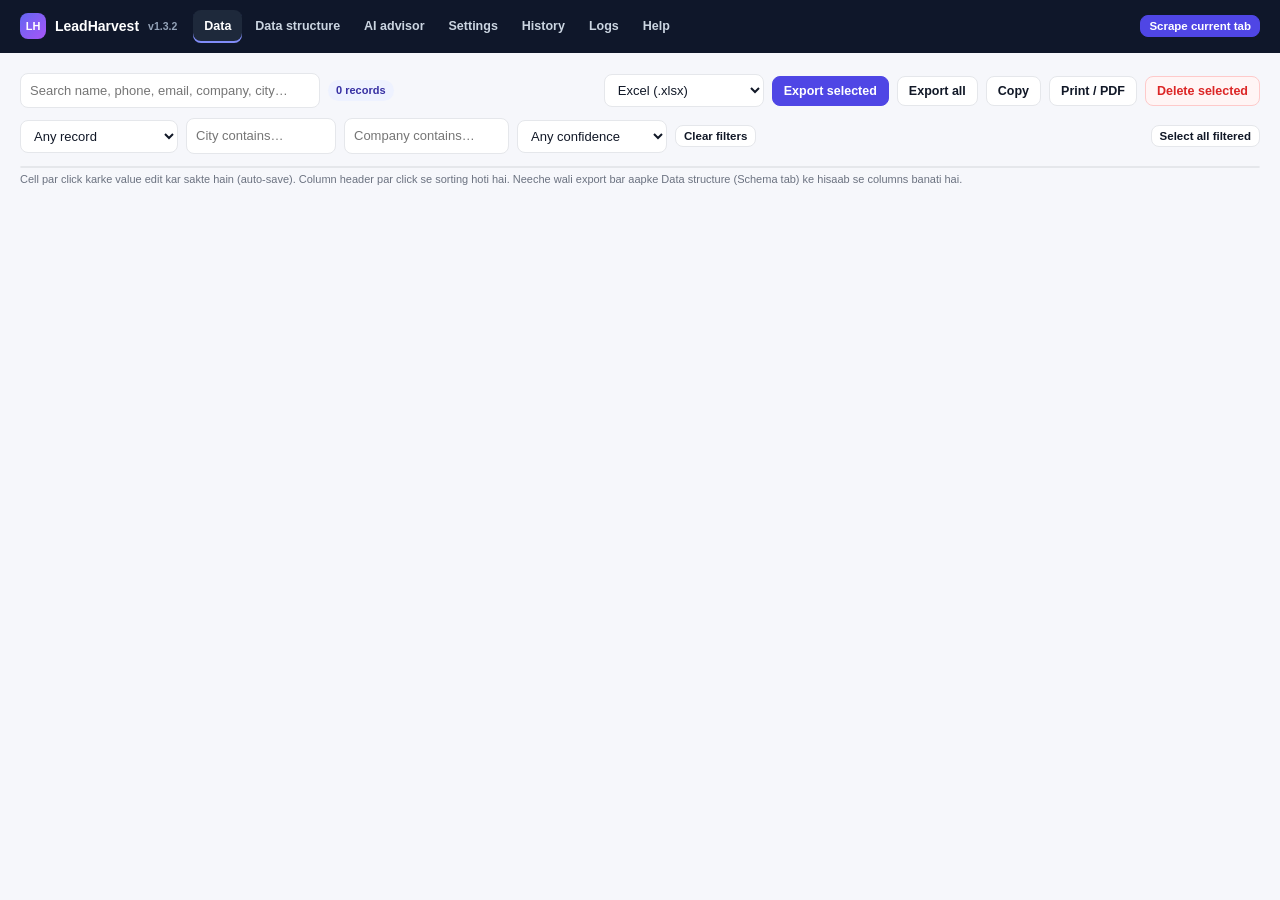
<file: src/dashboard.html>
<!doctype html>
<html lang="en">
<head>
  <meta charset="utf-8">
  <title>LeadHarvest — Dashboard</title>
  <link rel="stylesheet" href="ui.css">
</head>
<body class="dash">
  <header class="topbar">
    <div class="brand"><div class="lh-logo">LH</div><span>LeadHarvest</span><span class="ver" id="ver">v1.3.2</span></div>
    <nav class="tabs" id="tabs">
      <button data-tab="data" class="active">Data</button>
      <button data-tab="schema">Data structure</button>
      <button data-tab="ai">AI advisor</button>
      <button data-tab="settings">Settings</button>
      <button data-tab="history">History</button>
      <button data-tab="logs">Logs</button>
      <button data-tab="help">Help</button>
    </nav>
    <span class="spacer"></span>
    <button class="btn btn-primary btn-sm" id="scrapeHere">Scrape current tab</button>
  </header>

  <main>
    <!-- ================= DATA ================= -->
    <section class="tab active" id="tab-data">
      <div class="toolbar">
        <input type="text" id="searchBox" placeholder="Search name, phone, email, company, city…" style="max-width:300px">
        <span class="chip" id="dataCount">0 records</span>
        <span class="spacer"></span>
        <select id="exportFormat" style="width:160px" title="Export format">
          <option value="xlsx">Excel (.xlsx)</option>
          <option value="csv">CSV</option>
          <option value="pdf">PDF</option>
          <option value="txt">TXT</option>
          <option value="md">Notes (.md)</option>
          <option value="json">JSON</option>
          <option value="html">HTML (print)</option>
        </select>
        <button class="btn btn-primary" id="exportSel">Export selected</button>
        <button class="btn" id="exportAll">Export all</button>
        <button class="btn" id="copyBtn">Copy</button>
        <button class="btn" id="printBtn">Print / PDF</button>
        <button class="btn btn-danger" id="deleteSel">Delete selected</button>
      </div>
      <div class="toolbar" style="margin-top:-2px">
        <select id="filterHas" style="width:158px" title="Field availability filter" aria-label="Field availability filter">
          <option value="">Any record</option>
          <option value="contact">Has email or phone</option>
          <option value="email">Has email</option>
          <option value="phone">Has phone</option>
          <option value="address">Has address</option>
          <option value="company">Has company</option>
        </select>
        <input type="text" id="filterCity" placeholder="City contains…" style="max-width:150px" aria-label="Filter by city">
        <input type="text" id="filterCompany" placeholder="Company contains…" style="max-width:165px" aria-label="Filter by company">
        <select id="filterConf" style="width:150px" title="Minimum confidence" aria-label="Minimum confidence">
          <option value="0">Any confidence</option>
          <option value="0.5">Confidence 50%+</option>
          <option value="0.7">Confidence 70%+</option>
          <option value="0.85">Confidence 85%+</option>
        </select>
        <button class="btn btn-sm" id="clearFilters">Clear filters</button>
        <span class="spacer"></span>
        <button class="btn btn-sm" id="selectAllFiltered">Select all filtered</button>
      </div>
      <div class="tablewrap"><table id="dataTable"><thead></thead><tbody></tbody></table></div>
      <p class="hint">Cell par click karke value edit kar sakte hain (auto-save). Column header par click se sorting hoti hai. Neeche wali export bar aapke Data structure (Schema tab) ke hisaab se columns banati hai.</p>
    </section>

    <!-- ================= SCHEMA ================= -->
    <section class="tab" id="tab-schema">
      <div class="panel" style="margin-bottom:14px">
        <h2>Data structure — kaunsa data collect karna hai</h2>
        <p class="muted small">Yahan tay karein ki scrape karte waqt kaunse fields bharne hain, unka naam kya dikhega (Excel/PDF me), kaunsa field zaroori hai, aur agar kisi site par automatic detection fail ho raha ho to apna CSS selector ya regex de dein. Sab kuch aapke device par hi save hota hai.</p>
        <div class="toolbar" style="margin:0">
          <button class="btn" id="addField">+ Custom field</button>
          <button class="btn" id="resetSchema">Reset to defaults</button>
          <button class="btn" id="exportSchema">Export schema JSON</button>
          <button class="btn" id="importSchema">Import schema JSON</button>
          <span class="spacer"></span>
          <label class="row small muted" style="font-weight:600"><input type="checkbox" id="showDisabled" checked> disabled fields bhi dikhao</label>
        </div>
      </div>
      <div id="fieldList"></div>
      <div class="panel">
        <h3>Preset: kaam ke hisaab se</h3>
        <p class="muted small">Ek click me fields ka set bana lein.</p>
        <div class="row wrap">
          <button class="btn" data-preset="phonebook">Phone book (naam + phone + address)</button>
          <button class="btn" data-preset="b2b">B2B leads (naam + designation + company + email + phone)</button>
          <button class="btn" data-preset="full">Sab kuch (maximum fields)</button>
          <button class="btn" data-preset="directory">Directory / listing (company + city + category)</button>
        </div>
      </div>
    </section>

    <!-- ================= AI ================= -->
    <section class="tab" id="tab-ai">
      <div class="grid2">
        <div class="panel">
          <h2>AI advisor — kaunsa data zaroori hai</h2>
          <p class="muted small">Yeh module page ke signals (JSON-LD, tel/mailto links, tables, page type) dekh kar batata hai ki kaunse fields scrape karna sabse zyada useful rahega. <b>Local mode</b> bilkul offline chalta hai — koi API key nahi chahiye, koi data bahar nahi jata. <b>Cloud mode</b> optional hai.</p>
          <label class="field"><span>Mode</span>
            <select id="aiMode">
              <option value="off">Off</option>
              <option value="local">Local rules (offline, recommended)</option>
              <option value="cloud">Cloud AI (aapki API key)</option>
            </select>
          </label>
          <div id="cloudBox">
            <label class="field"><span>Provider preset</span>
              <select id="aiProvider">
                <option value="sarvam">Sarvam AI</option>
                <option value="openai">OpenAI</option>
                <option value="groq">Groq</option>
                <option value="custom">Custom (OpenAI-compatible)</option>
              </select>
            </label>
            <label class="field"><span>Endpoint URL</span><input type="url" id="aiBaseUrl" placeholder="https://api.sarvam.ai/v1/chat/completions"></label>
            <label class="field"><span>Model</span><input type="text" id="aiModel" placeholder="sarvam-105b"></label>
            <label class="field"><span>API key</span><input type="password" id="aiKey" placeholder="sk-… (sirf aapke browser me save hoti hai)">
              <div class="hint">Key sirf chrome.storage.local me rehti hai aur seedha provider ko bheji jaati hai. Page ka pura HTML nahi, sirf chhota summary bhejta hai.</div>
            </label>
            <div class="row"><button class="btn" id="testAi">Test connection</button><span id="aiTestOut" class="small muted"></span></div>
          </div>
          <label class="row small" style="margin-top:10px;font-weight:600"><input type="checkbox" id="aiAuto"> Har scrape ke baad suggestion dikhao</label>
          <div class="row" style="margin-top:12px">
            <button class="btn btn-primary" id="runAdvisor">Analyze last scraped page</button>
            <button class="btn" id="scrapeAndAnalyze">Scrape current tab + analyze</button>
          </div>
        </div>
        <div class="panel" id="advisorOut">
          <h3>Suggestion</h3>
          <p class="muted small">Abhi koi analysis nahi. "Analyze last scraped page" dabayein.</p>
        </div>
      </div>
    </section>

    <!-- ================= SETTINGS ================= -->
    <section class="tab" id="tab-settings">
      <div class="grid2">
        <div class="panel">
          <h2>Scraping</h2>
          <label class="field"><span>Max records per page</span><input type="number" id="maxRecords" min="1" max="1000"></label>
          <label class="row small" style="font-weight:600"><input type="checkbox" id="dedupe"> Duplicate records hatao</label>
          <label class="row small" style="font-weight:600;margin-top:6px"><input type="checkbox" id="autoScroll"> Scrape se pehle page auto-scroll karo (lazy-load content ke liye)</label>
          <label class="row small" style="font-weight:600;margin-top:6px"><input type="checkbox" id="deepScan"> Deep scan (JSON-LD, microdata, tables, meta)</label>
          <label class="field" style="margin-top:10px"><span>Minimum confidence to keep a record</span>
            <select id="minConfidence">
              <option value="0">Keep everything (0%)</option>
              <option value="0.4">50% and above</option>
              <option value="0.6">60% and above</option>
              <option value="0.8">80% and above</option>
            </select>
            <div class="hint">Kam confidence wale records (jaise sirf ek naam) save hi nahi honge.</div>
          </label>
          <label class="row small" style="font-weight:600;margin-top:6px"><input type="checkbox" id="blockLocalhost"> Localhost / internal pages block karo</label>
        </div>
        <div class="panel">
          <h2>Output</h2>
          <div class="grid2">
            <label class="field"><span>Default format</span>
              <select id="outFormat">
                <option value="xlsx">Excel (.xlsx)</option><option value="csv">CSV</option><option value="pdf">PDF</option>
                <option value="txt">TXT</option><option value="md">Notes (.md)</option><option value="json">JSON</option><option value="html">HTML</option>
              </select>
            </label>
            <label class="field"><span>CSV delimiter</span>
              <select id="delimiter"><option value=",">Comma (,)</option><option value=";">Semicolon (;)</option><option value="\t">Tab</option></select>
            </label>
          </div>
          <label class="field"><span>File name template</span><input type="text" id="fileNameTemplate">
            <div class="hint">Available: {domain} {date} {time} {count}</div>
          </label>
          <label class="field"><span>PDF paper</span><select id="pdfPaper"><option value="a4">A4</option><option value="letter">Letter</option></select></label>
          <label class="row small" style="font-weight:600"><input type="checkbox" id="includeHeader"> Header row include karo</label>
        </div>
        <div class="panel">
          <h2>Logs (extension improve karne ke liye)</h2>
          <p class="muted small">Har scrape, export, error aur setting change ka record. Personal data (email/phone) default me redact ho jata hai.</p>
          <label class="row small" style="font-weight:600"><input type="checkbox" id="logEnabled"> Logging on</label>
          <label class="row small" style="font-weight:600;margin-top:6px"><input type="checkbox" id="logVerbose"> Verbose (debug) logs</label>
          <label class="row small" style="font-weight:600;margin-top:6px"><input type="checkbox" id="logRedact"> PII redact karo (recommended)</label>
          <label class="field" style="margin-top:10px"><span>Max log entries</span><input type="number" id="logMax" min="50" max="5000"></label>
        </div>
        <div class="panel">
          <h2>Data on this device</h2>
          <p class="muted small" id="storageLine">—</p>
          <div class="row wrap">
            <button class="btn" id="saveSettings">Save settings</button>
            <button class="btn btn-danger" id="clearRecords">Clear records</button>
            <button class="btn btn-danger" id="clearHistory">Clear history</button>
            <button class="btn btn-danger" id="clearLogs">Clear logs</button>
          </div>
          <p class="hint">Sab data aapke browser ki local storage me hai. Koi server nahi, koi account nahi.</p>
        </div>
      </div>

      <!-- diagnostics / share logs -->
      <div class="panel" id="diagPanel" style="margin-top:14px">
        <h2>Diagnostics — logs share karein</h2>
        <p class="muted small">Extension jo bhi events collect karta hai (scraping sessions, field extraction success/missing counts, duplicates, exports, storage, errors, performance, website compatibility) wo sab yahan se ek bundle me nikal sakte hain. Bundle me <b>koi email, phone, naam ya page text nahi hota</b> — sirf counts, hostname aur technical signals.</p>
        <div class="grid3" id="diagStats"></div>
        <p class="small muted" id="diagMeta" style="margin-top:10px"></p>

        <label class="field" style="margin-top:6px">
          <span>Kya problem aayi? (optional — email me jayega)</span>
          <textarea id="diagNote" rows="3" placeholder="jaise: is directory page par email column nahi mila — https://example.com/suppliers"></textarea>
        </label>

        <div class="row wrap">
          <button class="btn btn-primary" id="shareLogs">Share logs with developer</button>
          <button class="btn" id="mailAppBtn">Email app me kholo</button>
          <button class="btn" id="gmailBtn">Gmail me kholo</button>
          <button class="btn" id="downloadDiag">Download diagnostics (JSON)</button>
          <button class="btn" id="downloadReport">Download report (TXT)</button>
          <button class="btn" id="copyDiag">Copy summary</button>
        </div>

        <p class="hint" id="shareHint">Tap karte hi bundle ban kar <b>br19shc39@gmail.com</b> par compose ho jayega. Desktop par file Downloads me save hoti hai — compose window me attach kar dein. Phone / Windows par file seedha attach ho jati hai (system share sheet).</p>
        <p class="small muted" id="shareStatus"></p>
      </div>
    </section>

    <!-- ================= HISTORY ================= -->
    <section class="tab" id="tab-history">
      <div class="toolbar">
        <h2 style="margin:0">Scrape history</h2>
        <span class="chip" id="histCount">0</span>
        <span class="spacer"></span>
        <button class="btn btn-danger" id="clearHistBtn">Clear history</button>
      </div>
      <div class="tablewrap"><table id="histTable"><thead></thead><tbody></tbody></table></div>
      <p class="hint">Har scrape ka time, page, method aur kitne records mile — sab yahan. "Export" se us scrape ke records dobara nikal sakte hain.</p>
    </section>

    <!-- ================= LOGS ================= -->
    <section class="tab" id="tab-logs">
      <div class="toolbar">
        <h2 style="margin:0">Logs</h2>
        <select id="logLevel" style="width:140px"><option value="">All levels</option><option value="error">Errors</option><option value="warn">Warnings</option><option value="info">Info</option><option value="debug">Debug</option></select>
        <input type="text" id="logSearch" placeholder="Search logs…" style="max-width:240px">
        <span class="spacer"></span>
        <button class="btn" id="exportLogs">Export logs (JSON)</button>
        <button class="btn" id="exportLogsTxt">Export logs (TXT)</button>
        <button class="btn btn-danger" id="clearLogsBtn">Clear logs</button>
      </div>
      <div class="tablewrap"><table id="logTable"><thead></thead><tbody></tbody></table></div>
      <p class="hint">Logs local hain. "Download diagnostics" (Settings tab) se pura bundle nikal sakte hain — extension ko improve karne ke liye wahi file share karein.</p>
    </section>

    <!-- ================= HELP ================= -->
    <section class="tab" id="tab-help">
      <div class="panel">
        <h2>Kaise use karein</h2>
        <ol class="list">
          <li><b>Install:</b> chrome://extensions → Developer mode ON → "Load unpacked" → is folder ko select karein.</li>
          <li><b>Scrape:</b> koi bhi website kholein (contact page, team page, directory listing), toolbar par LeadHarvest icon dabayein → "Is page se contact data scrape karein".</li>
          <li><b>Check:</b> Dashboard → Data tab me sab records dikhte hain. Cell par click karke edit bhi kar sakte hain.</li>
          <li><b>Export:</b> format chunein (Excel / CSV / PDF / TXT / Notes / JSON) → Export. File Downloads folder me chali jaati hai — wahan se phone/Drive par bhej dein.</li>
          <li><b>Structure badlein:</b> Data structure tab me fields on/off, rename, custom selector/regex, custom field add karein.</li>
        </ol>
        <h3 style="margin-top:16px">Data kaise nikalta hai (order)</h3>
        <ol class="list">
          <li><b>Table rows</b> — agar page par header wali table hai (Name / Phone / Email columns), har row ek record.</li>
          <li><b>Repeated cards</b> — team/listing pages par har card ek record.</li>
          <li><b>Single page</b> — contact page ya business site par pura page ek record.</li>
          <li>Har field ke andar priority: JSON-LD → microdata → tel:/mailto: links → CSS selectors → regex → heuristics.</li>
        </ol>
        <h3 style="margin-top:16px">Privacy</h3>
        <p class="small muted">Sab kuch aapke browser me chalta hai. Page content kisi server par nahi jata. Cloud AI mode sirf tab data bhejta hai jab aap khud API key daal kar use on karein — aur tab bhi sirf page ka chhota summary, pura HTML nahi. Logs me email/phone default me redact hote hain.</p>
        <h3 style="margin-top:16px">Kya scrape kiya ja sakta hai</h3>
        <div class="kv" id="whatTable"></div>
      </div>
    </section>
  </main>

  <div id="toast"></div>

  <script src="lib/schema.js"></script>
  <script src="lib/xlsx.js"></script>
  <script src="lib/pdf.js"></script>
  <script src="lib/exporter.js"></script>
  <script src="lib/download.js"></script>
  <script src="lib/advisor.js"></script>
  <script src="lib/dom.js"></script>
  <script src="lib/telemetry.js"></script>
  <script src="lib/diagnostics.js"></script>
  <script src="dashboard.js"></script>
</body>
</html>
</file>
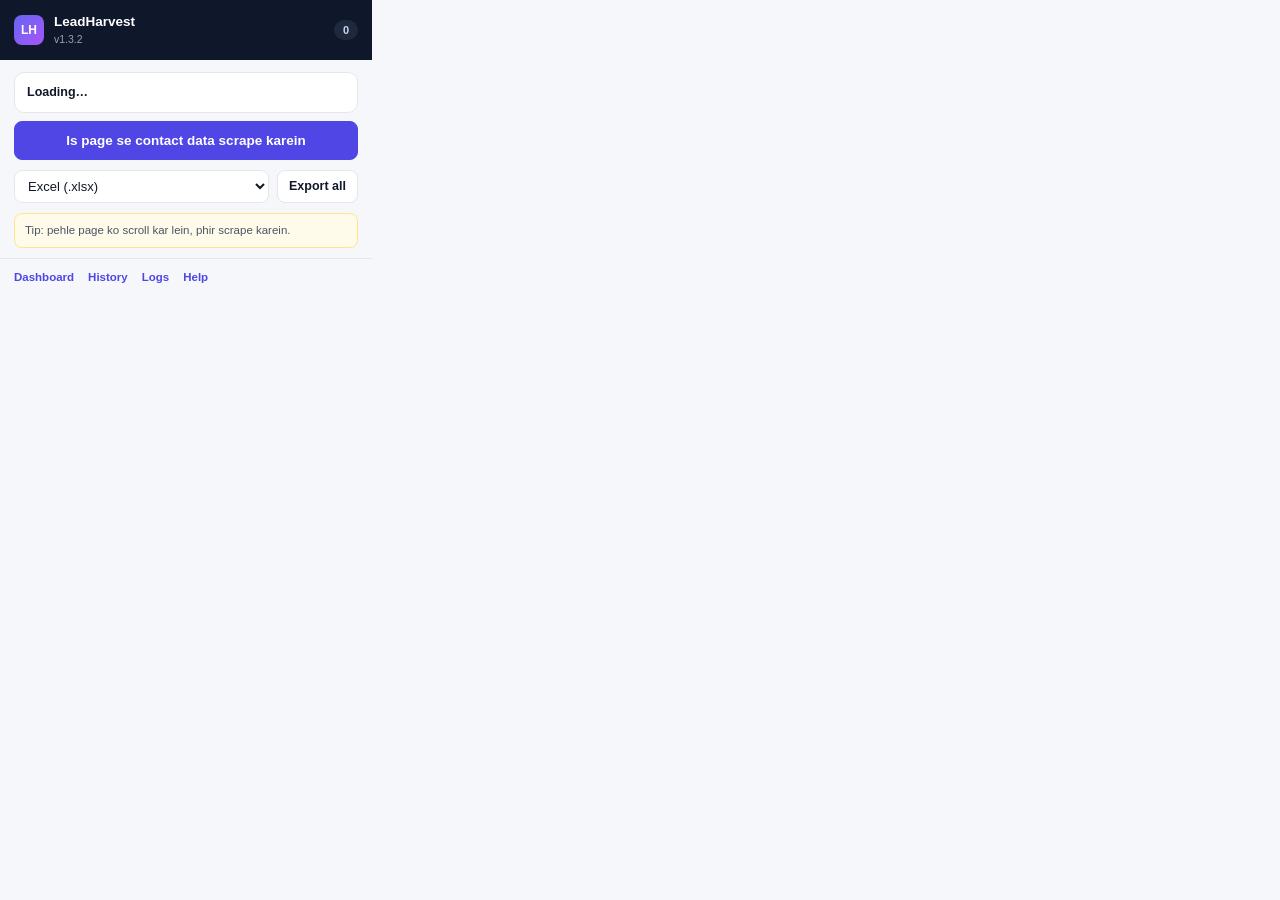
<file: src/popup.html>
<!doctype html>
<html lang="en">
<head>
  <meta charset="utf-8">
  <title>LeadHarvest</title>
  <link rel="stylesheet" href="ui.css">
</head>
<body class="popup">
  <header class="lh-head">
    <div class="lh-logo">LH</div>
    <div>
      <div class="lh-title">LeadHarvest</div>
      <div class="lh-sub" id="ver">v1.3.2</div>
    </div>
    <div class="lh-count" id="storedCount" title="Aapke device par saved records">0</div>
  </header>

  <div class="page-card">
    <div class="page-domain" id="pageDomain">Loading…</div>
    <div class="page-title" id="pageTitle"></div>
  </div>

  <button id="scrapeBtn" class="btn btn-primary btn-lg">Is page se contact data scrape karein</button>

  <div id="result" class="result hidden"></div>

  <div class="quick-export">
    <select id="format" title="Export format">
      <option value="xlsx">Excel (.xlsx)</option>
      <option value="csv">CSV</option>
      <option value="pdf">PDF</option>
      <option value="txt">TXT</option>
      <option value="md">Notes (.md)</option>
      <option value="json">JSON</option>
      <option value="html">HTML (print)</option>
    </select>
    <button id="exportBtn" class="btn">Export all</button>
  </div>

  <div class="ai-hint" id="aiHint">Tip: pehle page ko scroll kar lein, phir scrape karein.</div>

  <footer class="lh-foot">
    <a href="#" id="dashLink">Dashboard</a>
    <a href="#" id="histLink">History</a>
    <a href="#" id="logLink">Logs</a>
    <a href="#" id="helpLink">Help</a>
  </footer>

  <script src="lib/schema.js"></script>
  <script src="lib/xlsx.js"></script>
  <script src="lib/pdf.js"></script>
  <script src="lib/exporter.js"></script>
  <script src="lib/download.js"></script>
  <script src="lib/advisor.js"></script>
  <script src="lib/dom.js"></script>
  <script src="lib/telemetry.js"></script>
  <script src="popup.js"></script>
</body>
</html>
</file>
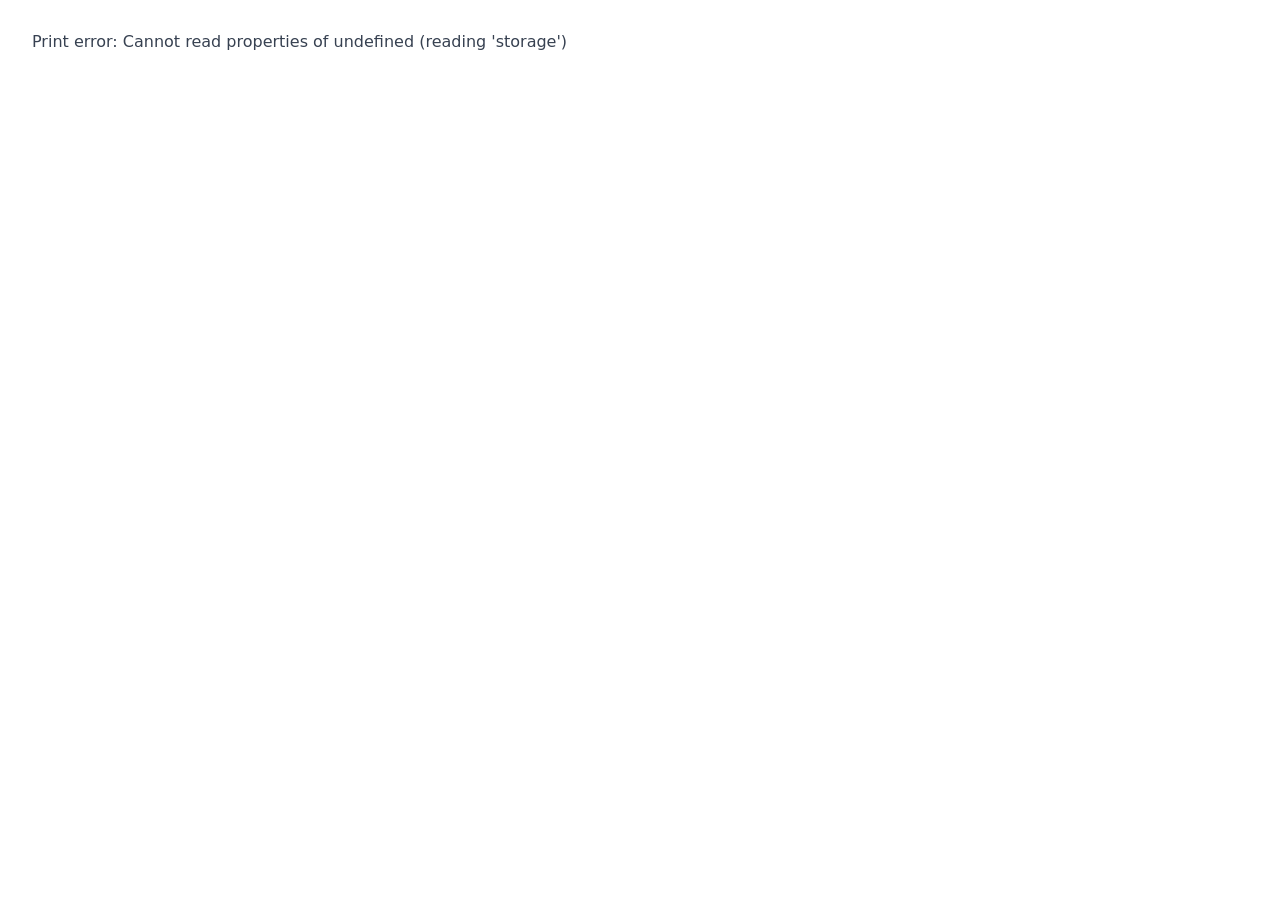
<file: src/print.html>
<!doctype html>
<html lang="en">
<head><meta charset="utf-8"><title>LeadHarvest — Print</title></head>
<body style="font-family:system-ui,sans-serif;padding:24px;color:#374151">Print view taiyaar ho raha hai…</body>
<script src="print.js"></script>
</html>
</file>
<file: docs/assets/style.css>
:root{
  --ink:#0f172a; --body:#334155; --muted:#64748b; --line:#e2e8f0; --bg:#ffffff; --soft:#f7f8fc;
  --brand:#4f46e5; --brand-2:#7c3aed; --ok:#059669; --warn:#b45309;
  --radius:14px; --max:1080px;
  --shadow:0 1px 2px rgba(15,23,42,.05),0 12px 32px rgba(15,23,42,.07);
}
*{box-sizing:border-box}
html{scroll-behavior:smooth}
body{margin:0;background:var(--bg);color:var(--body);
  font:16px/1.65 -apple-system,BlinkMacSystemFont,"Segoe UI",Roboto,"Helvetica Neue",Arial,sans-serif;
  -webkit-font-smoothing:antialiased}
h1,h2,h3,h4{color:var(--ink);line-height:1.25;margin:0 0 .5em;letter-spacing:-.015em}
h1{font-size:clamp(2rem,4.4vw,3.1rem);font-weight:800}
h2{font-size:clamp(1.5rem,2.6vw,2rem);font-weight:750}
h3{font-size:1.1rem;font-weight:700}
p{margin:0 0 1em}
a{color:var(--brand);text-decoration:none}
a:hover{text-decoration:underline}
code{font-family:ui-monospace,SFMono-Regular,Menlo,monospace;font-size:.86em;background:#eef2ff;color:#3730a3;padding:.15em .42em;border-radius:5px}
.wrap{max-width:var(--max);margin:0 auto;padding:0 22px}
.small{font-size:.86rem}
.muted{color:var(--muted)}

/* nav */
.nav{position:sticky;top:0;z-index:50;background:rgba(255,255,255,.92);backdrop-filter:blur(10px);border-bottom:1px solid var(--line)}
.nav .wrap{display:flex;align-items:center;gap:18px;height:62px}
.brand{display:flex;align-items:center;gap:9px;font-weight:800;color:var(--ink);font-size:1.02rem}
.brand:hover{text-decoration:none}
.mark{width:26px;height:26px;border-radius:8px;background:linear-gradient(135deg,var(--brand),var(--brand-2));
  display:grid;place-items:center;color:#fff;font-size:11px;font-weight:800;letter-spacing:.02em}
.nav nav{margin-left:auto;display:flex;gap:2px;flex-wrap:wrap}
.nav nav a{color:var(--body);font-size:.88rem;font-weight:600;padding:7px 10px;border-radius:8px}
.nav nav a:hover{background:var(--soft);text-decoration:none;color:var(--ink)}
@media(max-width:900px){.nav nav{display:none}}

/* buttons */
.btn{display:inline-flex;align-items:center;justify-content:center;gap:8px;padding:11px 18px;border-radius:10px;
  font-weight:650;font-size:.94rem;border:1px solid var(--line);background:#fff;color:var(--ink);cursor:pointer;transition:.15s}
.btn:hover{text-decoration:none;transform:translateY(-1px);box-shadow:var(--shadow)}
.btn.primary{background:var(--brand);border-color:var(--brand);color:#fff}
.btn.primary:hover{background:#4338ca}
.btn.ghost{background:transparent;color:#e2e8f0;border-color:rgba(255,255,255,.28)}
.btn.ghost:hover{background:rgba(255,255,255,.1)}

/* hero */
.hero{background:radial-gradient(1200px 500px at 12% -10%,#312e81 0%,transparent 60%),linear-gradient(160deg,#0f172a,#1e1b4b 70%);
  color:#cbd5e1;padding:76px 0 84px;position:relative;overflow:hidden}
.hero h1{color:#fff;max-width:20ch}
.hero .lead{font-size:1.12rem;max-width:60ch;color:#c7d2fe}
.hero .actions{display:flex;gap:12px;flex-wrap:wrap;margin:26px 0 22px}
.hero .meta{display:flex;gap:8px;flex-wrap:wrap}
.pill{font-size:.76rem;font-weight:700;letter-spacing:.02em;padding:5px 11px;border-radius:999px;
  background:rgba(255,255,255,.09);color:#e0e7ff;border:1px solid rgba(255,255,255,.14)}
.pill.ok{background:rgba(16,185,129,.16);color:#6ee7b7;border-color:rgba(16,185,129,.3)}
.hero-grid{display:grid;grid-template-columns:1.15fr .85fr;gap:40px;align-items:center}
@media(max-width:900px){.hero-grid{grid-template-columns:1fr}.hero{padding:52px 0 60px}}

/* fake app card (illustration, not a screenshot) */
.demo{background:#0b1220;border:1px solid rgba(255,255,255,.12);border-radius:16px;padding:14px;box-shadow:0 24px 60px rgba(0,0,0,.45)}
.demo .bar{display:flex;gap:5px;margin-bottom:12px}
.demo .dot{width:8px;height:8px;border-radius:50%;background:#334155}
.demo .row{display:flex;justify-content:space-between;gap:10px;padding:9px 11px;border-radius:9px;background:#111c31;margin-bottom:7px;font-size:.8rem}
.demo .row b{color:#fff;font-weight:650}
.demo .row span{color:#94a3b8}
.demo .tag{font-size:.66rem;font-weight:800;padding:2px 7px;border-radius:999px;background:#1e293b;color:#a5b4fc}
.demo .foot{display:flex;gap:6px;margin-top:12px}
.demo .foot span{flex:1;text-align:center;font-size:.7rem;font-weight:700;padding:7px 0;border-radius:7px;background:#1e293b;color:#c7d2fe}
.demo .foot span.on{background:var(--brand);color:#fff}

/* sections */
section.block{padding:64px 0;border-bottom:1px solid var(--line)}
section.block:nth-child(even){background:var(--soft)}
.eyebrow{display:inline-block;font-size:.76rem;font-weight:800;letter-spacing:.09em;text-transform:uppercase;color:var(--brand);margin-bottom:10px}
.section-head{max-width:64ch;margin-bottom:34px}
.section-head p{margin-bottom:0}

/* cards */
.grid{display:grid;gap:16px}
.grid.c2{grid-template-columns:repeat(2,1fr)}
.grid.c3{grid-template-columns:repeat(3,1fr)}
.grid.c4{grid-template-columns:repeat(4,1fr)}
@media(max-width:900px){.grid.c3,.grid.c4{grid-template-columns:repeat(2,1fr)}}
@media(max-width:640px){.grid.c2,.grid.c3,.grid.c4{grid-template-columns:1fr}}
.card{background:#fff;border:1px solid var(--line);border-radius:var(--radius);padding:20px;box-shadow:var(--shadow)}
.card h3{margin-bottom:6px}
.card p{margin:0;font-size:.92rem;color:var(--body)}
.card .num{display:inline-grid;place-items:center;width:26px;height:26px;border-radius:8px;background:#eef2ff;color:#3730a3;
  font-size:.78rem;font-weight:800;margin-bottom:10px}
.card .ico{font-size:1.2rem;margin-bottom:8px;display:block}

/* tables */
.tablewrap{overflow-x:auto;border:1px solid var(--line);border-radius:var(--radius);background:#fff}
table{width:100%;border-collapse:collapse;font-size:.9rem;min-width:560px}
th,td{text-align:left;padding:11px 14px;border-bottom:1px solid var(--line);vertical-align:top}
th{background:#f8fafc;font-size:.76rem;text-transform:uppercase;letter-spacing:.05em;color:#475569;font-weight:800}
tr:last-child td{border-bottom:0}
td code{white-space:nowrap}

/* lists */
ul.ticks{list-style:none;padding:0;margin:0}
ul.ticks li{position:relative;padding-left:26px;margin-bottom:9px;font-size:.94rem}
ul.ticks li::before{content:"";position:absolute;left:0;top:.42em;width:14px;height:14px;border-radius:50%;
  background:#dcfce7 url("data:image/svg+xml;charset=utf-8,%3Csvg xmlns='http://www.w3.org/2000/svg' viewBox='0 0 24 24' fill='none' stroke='%23059669' stroke-width='4'%3E%3Cpath d='M20 6L9 17l-5-5'/%3E%3C/svg%3E") center/9px no-repeat}
ul.cross li::before{background-color:#fee2e2;background-image:url("data:image/svg+xml;charset=utf-8,%3Csvg xmlns='http://www.w3.org/2000/svg' viewBox='0 0 24 24' fill='none' stroke='%23b91c1c' stroke-width='4'%3E%3Cpath d='M18 6L6 18M6 6l12 12'/%3E%3C/svg%3E")}

/* steps */
ol.steps{counter-reset:s;list-style:none;padding:0;margin:0}
ol.steps li{counter-increment:s;position:relative;padding-left:46px;margin-bottom:18px}
ol.steps li::before{content:counter(s);position:absolute;left:0;top:-2px;width:30px;height:30px;border-radius:10px;
  background:var(--brand);color:#fff;display:grid;place-items:center;font-weight:800;font-size:.86rem}
ol.steps b{color:var(--ink)}

/* faq */
details{background:#fff;border:1px solid var(--line);border-radius:12px;padding:0;margin-bottom:10px;overflow:hidden}
details summary{cursor:pointer;padding:15px 18px;font-weight:700;color:var(--ink);list-style:none;display:flex;justify-content:space-between;gap:12px}
details summary::-webkit-details-marker{display:none}
details summary::after{content:"+";color:var(--brand);font-weight:800;font-size:1.15rem;line-height:1}
details[open] summary::after{content:"–"}
details .inner{padding:0 18px 16px;font-size:.94rem}
details .inner p:last-child{margin-bottom:0}

/* about */
.about{display:grid;grid-template-columns:1.3fr .7fr;gap:28px;align-items:start}
@media(max-width:820px){.about{grid-template-columns:1fr}}
.creator{background:#fff;border:1px solid var(--line);border-radius:var(--radius);padding:24px;box-shadow:var(--shadow)}
.avatar{width:54px;height:54px;border-radius:16px;background:linear-gradient(135deg,var(--brand),var(--brand-2));
  color:#fff;display:grid;place-items:center;font-weight:800;font-size:1.15rem;margin-bottom:14px}
.linklist{list-style:none;padding:0;margin:14px 0 0}
.linklist li{display:flex;align-items:center;gap:10px;padding:9px 0;border-top:1px solid var(--line);font-size:.92rem}
.linklist li:first-child{border-top:0}
.linklist .lbl{color:var(--muted);font-weight:600;min-width:78px;font-size:.84rem}
.note{background:#fffbeb;border:1px solid #fde68a;border-radius:12px;padding:14px 16px;font-size:.9rem;color:#78350f}
.note.blue{background:#eef2ff;border-color:#c7d2fe;color:#312e81}
.note.green{background:#ecfdf5;border-color:#a7f3d0;color:#064e3b}

footer{background:#0f172a;color:#94a3b8;padding:40px 0;font-size:.88rem}
footer a{color:#c7d2fe}
footer .frow{display:flex;justify-content:space-between;gap:20px;flex-wrap:wrap;align-items:center}

/* privacy page */
.doc{max-width:760px;margin:0 auto;padding:56px 22px 80px}
.doc h2{margin-top:2em;font-size:1.35rem}
.doc h3{margin-top:1.5em;font-size:1.02rem}
.doc ul{padding-left:20px}
.doc li{margin-bottom:7px}
.doc table{min-width:0}
.doc .updated{font-size:.86rem;color:var(--muted);border-left:3px solid var(--brand);padding-left:12px;margin:18px 0 28px}
.skip{position:absolute;left:-9999px}

/* screenshots gallery */
.shots{display:grid;grid-template-columns:repeat(2,1fr);gap:22px;align-items:start}
@media(max-width:820px){.shots{grid-template-columns:1fr}}
.shot{margin:0}
.shot.wide{grid-column:1 / -1}
.shot img{width:100%;height:auto;display:block;border:1px solid var(--line);border-radius:12px;
  box-shadow:0 10px 30px rgba(15,23,42,.10);background:#fff}
.shot.small img{max-width:300px}
.shot figcaption{margin-top:9px;font-size:.85rem;color:var(--muted)}
.dl{display:flex;gap:12px;flex-wrap:wrap;align-items:center;margin-top:18px}
.dl .note-inline{font-size:.82rem;color:var(--muted)}
</file>
<file: src/ui.css>
:root{
  --bg:#f6f7fb; --panel:#fff; --ink:#111827; --muted:#6b7280; --line:#e5e7eb;
  --brand:#4f46e5; --brand-dark:#4338ca; --ok:#16a34a; --warn:#d97706; --err:#dc2626;
  --radius:10px; --shadow:0 1px 2px rgba(16,24,40,.06),0 8px 24px rgba(16,24,40,.06);
}
*{box-sizing:border-box}
html,body{margin:0;padding:0}
body{font:13px/1.5 -apple-system,BlinkMacSystemFont,"Segoe UI",Roboto,Helvetica,Arial,sans-serif;color:var(--ink);background:var(--bg)}
a{color:var(--brand);text-decoration:none}
h1,h2,h3,h4{margin:0 0 8px;line-height:1.25}
h2{font-size:16px}
h3{font-size:14px}
p{margin:0 0 10px}
code,kbd{font-family:ui-monospace,SFMono-Regular,Menlo,monospace;font-size:12px;background:#eef0f6;padding:1px 5px;border-radius:4px}
.hidden{display:none !important}
.muted{color:var(--muted)}
.small{font-size:11.5px}
.row{display:flex;gap:8px;align-items:center}
.row.wrap{flex-wrap:wrap}
.spacer{flex:1}
.btn{display:inline-flex;align-items:center;gap:6px;border:1px solid var(--line);background:#fff;color:var(--ink);
  padding:7px 11px;border-radius:8px;font-size:12.5px;font-weight:600;cursor:pointer;transition:.12s}
.btn:hover{border-color:#c7cbd6;background:#fafbff}
.btn:active{transform:translateY(1px)}
.btn:disabled{opacity:.5;cursor:not-allowed}
.btn-primary{background:var(--brand);border-color:var(--brand);color:#fff}
.btn-primary:hover{background:var(--brand-dark);border-color:var(--brand-dark)}
.btn-danger{color:var(--err);border-color:#fecaca;background:#fff5f5}
.btn-ghost{background:transparent;border-color:transparent}
.btn-lg{padding:11px 14px;font-size:13.5px;width:100%;justify-content:center}
.btn-sm{padding:4px 8px;font-size:11.5px}
input[type=text],input[type=url],input[type=password],input[type=number],select,textarea{
  width:100%;border:1px solid var(--line);border-radius:8px;padding:7px 9px;font:inherit;background:#fff;color:var(--ink)}
input:focus,select:focus,textarea:focus{outline:2px solid #c7d2fe;border-color:var(--brand)}
textarea{min-height:64px;resize:vertical;font-family:ui-monospace,Menlo,monospace;font-size:11.5px}
label.field{display:block;margin-bottom:10px}
label.field > span{display:block;font-size:11.5px;font-weight:600;color:#374151;margin-bottom:4px}
.hint{font-size:11px;color:var(--muted);margin-top:3px}
.panel{background:var(--panel);border:1px solid var(--line);border-radius:var(--radius);padding:16px;box-shadow:var(--shadow)}
.grid2{display:grid;grid-template-columns:1fr 1fr;gap:12px}
.grid3{display:grid;grid-template-columns:repeat(3,1fr);gap:12px}
.chip{display:inline-block;padding:2px 8px;border-radius:999px;background:#eef2ff;color:#3730a3;font-size:11px;font-weight:600}
.chip.ok{background:#ecfdf5;color:#047857}
.chip.warn{background:#fffbeb;color:#b45309}
.chip.err{background:#fef2f2;color:#b91c1c}
table{width:100%;border-collapse:collapse;font-size:12px}
th,td{text-align:left;padding:7px 9px;border-bottom:1px solid var(--line);vertical-align:top}
th{background:#f8fafc;font-size:11px;text-transform:uppercase;letter-spacing:.03em;color:#475569;position:sticky;top:0;z-index:1}
tbody tr:hover td{background:#fafbff}
td[contenteditable=true]:focus{outline:2px solid #c7d2fe;background:#fff}
/* popup */
body.popup{width:372px;background:var(--bg)}
.lh-head{display:flex;align-items:center;gap:10px;padding:12px 14px;background:#0f172a;color:#fff}
.lh-logo{width:30px;height:30px;border-radius:8px;background:linear-gradient(135deg,#6366f1,#a855f7);display:grid;place-items:center;font-weight:800;font-size:12px;color:#fff}
.lh-title{font-weight:700;font-size:13.5px}
.lh-sub{font-size:10.5px;color:#94a3b8}
.lh-count{margin-left:auto;background:#1e293b;color:#c7d2fe;border-radius:999px;padding:2px 9px;font-size:11px;font-weight:700}
.page-card{margin:12px 14px 8px;padding:10px 12px;background:#fff;border:1px solid var(--line);border-radius:10px}
.page-domain{font-weight:700;font-size:12.5px;overflow:hidden;text-overflow:ellipsis;white-space:nowrap}
.page-title{font-size:11px;color:var(--muted);overflow:hidden;text-overflow:ellipsis;white-space:nowrap}
.popup .btn-lg{margin:0 14px;width:calc(100% - 28px)}
.result{margin:10px 14px 0;padding:10px 12px;border-radius:10px;background:#fff;border:1px solid var(--line);font-size:12px}
.result.ok{border-color:#bbf7d0;background:#f0fdf4}
.result.err{border-color:#fecaca;background:#fef2f2}
.quick-export{display:flex;gap:8px;margin:10px 14px 0}
.quick-export select{flex:1}
.ai-hint{margin:10px 14px 0;font-size:11.5px;color:#4b5563;background:#fffbeb;border:1px solid #fde68a;border-radius:8px;padding:8px 10px}
.lh-foot{display:flex;gap:14px;padding:10px 14px 12px;margin-top:10px;border-top:1px solid var(--line);font-size:11.5px;font-weight:600}
/* dashboard */
body.dash{min-height:100vh}
.topbar{display:flex;align-items:center;gap:16px;padding:10px 20px;background:#0f172a;color:#fff;position:sticky;top:0;z-index:50}
.brand{display:flex;align-items:center;gap:9px;font-weight:700;font-size:14px}
.brand .lh-logo{width:26px;height:26px;font-size:11px}
.ver{font-size:10.5px;color:#94a3b8;font-weight:600}
.tabs{display:flex;gap:2px;flex-wrap:wrap}
.tabs button{background:transparent;border:0;color:#cbd5e1;padding:7px 11px;border-radius:8px;font:inherit;font-size:12.5px;font-weight:600;cursor:pointer}
.tabs button:hover{background:#1e293b;color:#fff}
.tabs button.active{background:#1e293b;color:#fff;box-shadow:inset 0 -2px 0 #818cf8}
main{padding:20px;max-width:1500px;margin:0 auto}
section.tab{display:none}
section.tab.active{display:block}
.toolbar{display:flex;gap:8px;align-items:center;flex-wrap:wrap;margin-bottom:12px}
.tablewrap{background:#fff;border:1px solid var(--line);border-radius:var(--radius);overflow:auto;max-height:62vh}
#toast{position:fixed;bottom:20px;left:50%;transform:translateX(-50%) translateY(20px);background:#111827;color:#fff;
  padding:10px 16px;border-radius:10px;font-size:12.5px;opacity:0;pointer-events:none;transition:.2s;z-index:99;max-width:80vw}
#toast.show{opacity:1;transform:translateX(-50%) translateY(0)}
.fieldrow{border:1px solid var(--line);border-radius:10px;padding:10px 12px;margin-bottom:8px;background:#fff}
.fieldrow.disabled{opacity:.62;background:#fbfbfd}
.fieldrow .fhead{display:flex;gap:10px;align-items:center}
.fieldrow .fhead input[type=text]{max-width:220px}
.fieldrow .adv{display:none;margin-top:10px;padding-top:10px;border-top:1px dashed var(--line)}
.fieldrow.open .adv{display:block}
.kv{display:grid;grid-template-columns:110px 1fr;gap:6px 10px;font-size:12px}
.kv div:nth-child(odd){color:var(--muted);font-weight:600}
.stat{background:#fff;border:1px solid var(--line);border-radius:10px;padding:12px 14px}
.stat b{display:block;font-size:20px;line-height:1.1}
.list{margin:0;padding-left:18px}
.list li{margin-bottom:6px}
</file>
